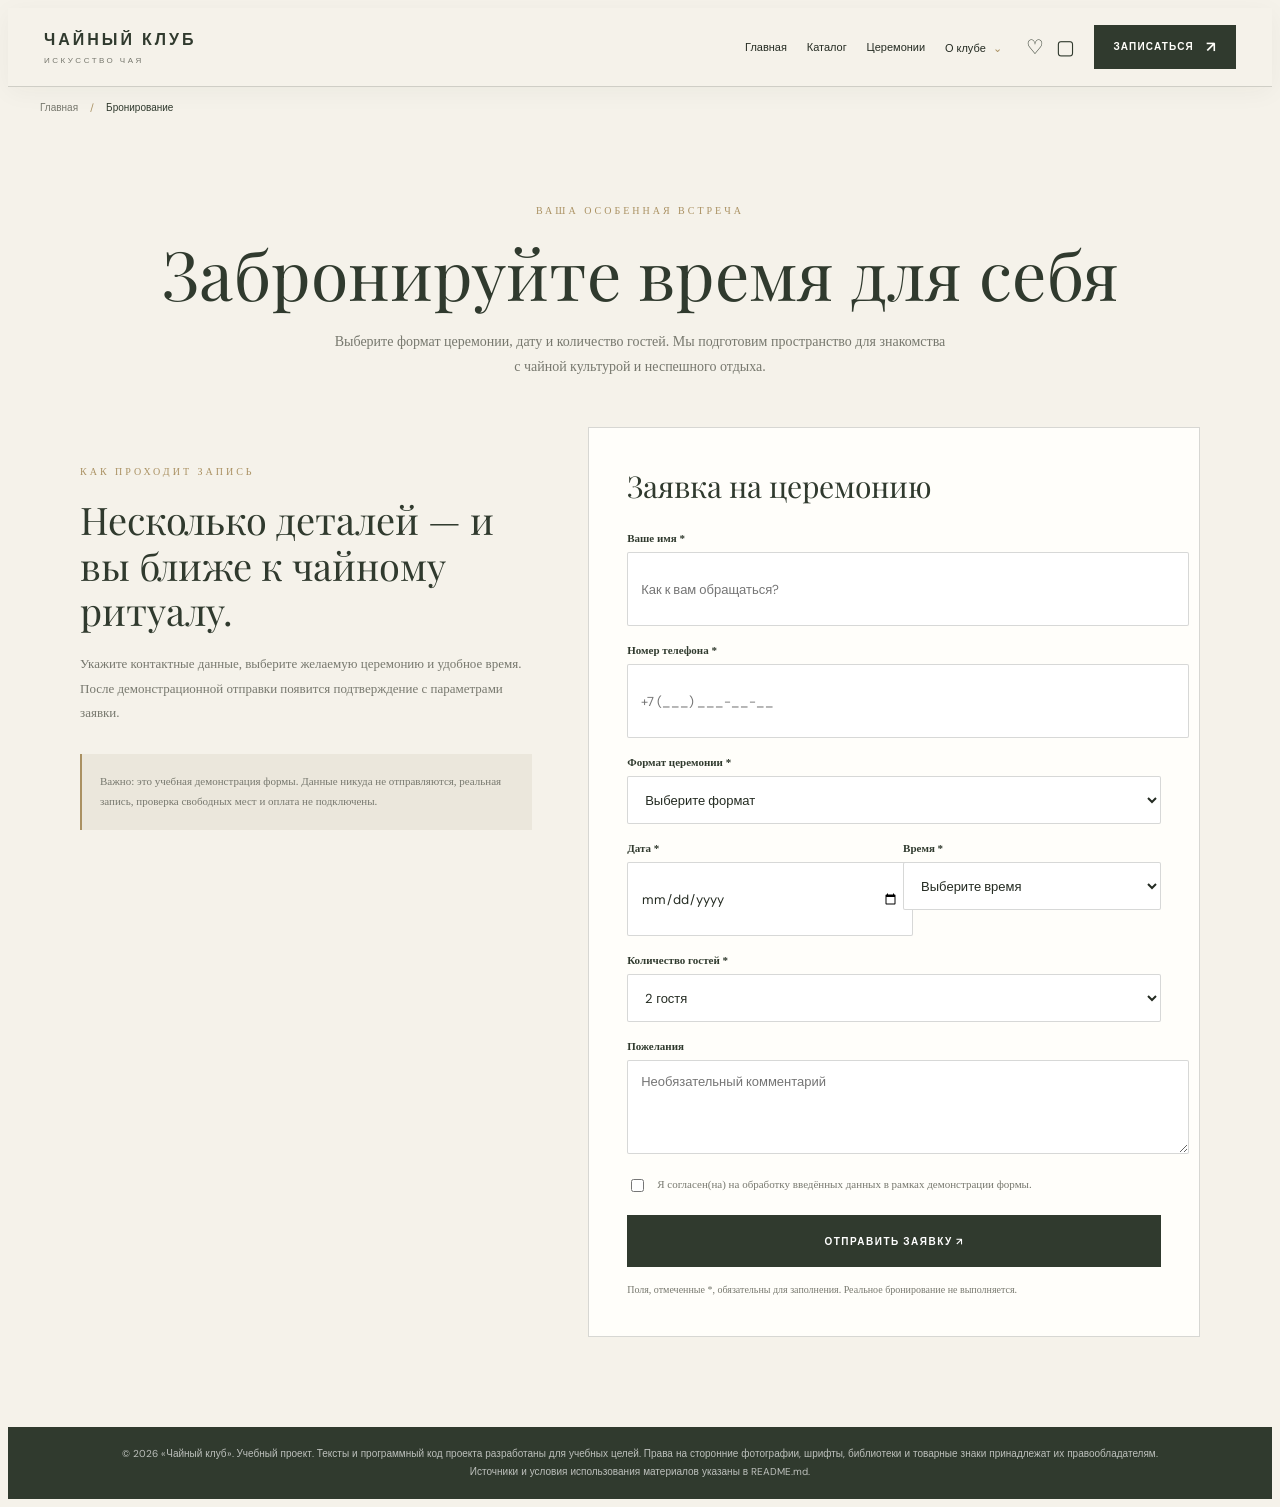
<file: booking.html>
<!DOCTYPE html>
<html lang="ru">
<head>
  <meta charset="UTF-8">
  <meta name="viewport" content="width=device-width, initial-scale=1.0">
  <meta name="description" content="Форма бронирования места на чайной церемонии в Чайном клубе.">
  <title>Бронирование чайной церемонии — Чайный клуб</title>
  <link rel="preconnect" href="https://fonts.googleapis.com">
  <link rel="preconnect" href="https://fonts.gstatic.com" crossorigin>
  <link href="https://fonts.googleapis.com/css2?family=DM+Sans:wght@400;500;600;700&family=Playfair+Display:wght@400;500;600&display=swap" rel="stylesheet">
  <link rel="stylesheet" href="css/site-components.css">
</head>
<body class="booking-page">
  <div data-site-header></div>

  <main>
    <section class="booking-page__hero">
      <span class="booking-page__eyebrow">Ваша особенная встреча</span>
      <h1 class="booking-page__title">Забронируйте время для себя</h1>
      <p class="booking-page__intro">
        Выберите формат церемонии, дату и количество гостей. Мы подготовим
        пространство для знакомства с чайной культурой и неспешного отдыха.
      </p>
    </section>

    <section class="booking-page__layout" aria-labelledby="booking-form-title">
      <aside class="booking-page__info">
        <span class="booking-page__eyebrow">Как проходит запись</span>
        <h2 class="booking-page__info-title">Несколько деталей — и вы ближе к чайному ритуалу.</h2>
        <p class="booking-page__info-text">
          Укажите контактные данные, выберите желаемую церемонию и удобное время.
          После демонстрационной отправки появится подтверждение с параметрами заявки.
        </p>
        <div class="booking-page__notice">
          Важно: это учебная демонстрация формы. Данные никуда не отправляются,
          реальная запись, проверка свободных мест и оплата не подключены.
        </div>
      </aside>

      <form class="booking-form" id="bookingForm">
        <h2 class="booking-form__title" id="booking-form-title">Заявка на церемонию</h2>

        <div class="booking-form__field">
          <label class="booking-form__label" for="guestName">Ваше имя *</label>
          <input class="booking-form__control" id="guestName" name="name" type="text"
                 placeholder="Как к вам обращаться?" minlength="2" maxlength="50" required>
        </div>

        <div class="booking-form__field">
          <label class="booking-form__label" for="guestPhone">Номер телефона *</label>
          <input class="booking-form__control" id="guestPhone" name="phone" type="tel"
                 placeholder="+7 (___) ___-__-__" pattern="[+0-9()\s-]{7,20}"
                 title="Введите номер телефона, используя цифры и символы +, -, ( )" required>
        </div>

        <div class="booking-form__field">
          <label class="booking-form__label" for="format">Формат церемонии *</label>
          <select class="booking-form__control" id="format" name="format" required>
            <option value="">Выберите формат</option>
            <option value="Китайская церемония">Китайская церемония — 1 800 ₽ / гость</option>
            <option value="Японская церемония">Японская церемония — 2 200 ₽ / гость</option>
            <option value="Чайная дегустация">Чайная дегустация — 1 500 ₽ / гость</option>
          </select>
        </div>

        <div class="booking-form__grid">
          <div class="booking-form__field">
            <label class="booking-form__label" for="bookingDate">Дата *</label>
            <input class="booking-form__control" id="bookingDate" name="date" type="date" required>
          </div>
          <div class="booking-form__field">
            <label class="booking-form__label" for="bookingTime">Время *</label>
            <select class="booking-form__control" id="bookingTime" name="time" required>
              <option value="">Выберите время</option>
              <option>11:00</option><option>13:00</option><option>15:00</option>
              <option>17:00</option><option>19:00</option>
            </select>
          </div>
        </div>

        <div class="booking-form__field">
          <label class="booking-form__label" for="guestCount">Количество гостей *</label>
          <select class="booking-form__control" id="guestCount" name="guests" required>
            <option value="1">1 гость</option><option value="2" selected>2 гостя</option>
            <option value="3">3 гостя</option><option value="4">4 гостя</option>
            <option value="5">5 гостей</option><option value="6">6 гостей</option>
          </select>
        </div>

        <div class="booking-form__field">
          <label class="booking-form__label" for="bookingComment">Пожелания</label>
          <textarea class="booking-form__control" id="bookingComment" name="comment"
                    rows="4" maxlength="500" placeholder="Необязательный комментарий"></textarea>
        </div>

        <label class="booking-form__consent">
          <input type="checkbox" id="bookingConsent" required>
          <span>Я согласен(на) на обработку введённых данных в рамках демонстрации формы.</span>
        </label>

        <button class="booking-form__submit" type="submit">Отправить заявку ↗</button>
        <p class="booking-form__hint">Поля, отмеченные *, обязательны для заполнения. Реальное бронирование не выполняется.</p>
      </form>
    </section>
  </main>

  <dialog class="booking-dialog" id="bookingDialog" aria-labelledby="bookingDialogTitle">
    <p class="booking-page__eyebrow">Демонстрация формы</p>
    <h2 class="booking-dialog__title" id="bookingDialogTitle">Заявка сформирована</h2>
    <p class="booking-dialog__text" id="bookingDialogMessage"></p>
    <button class="booking-dialog__close" id="bookingDialogClose" type="button">Понятно</button>
  </dialog>

  <div data-site-credits></div>

  <script>
    const bookingForm = document.getElementById("bookingForm");
    const bookingDate = document.getElementById("bookingDate");
    const bookingDialog = document.getElementById("bookingDialog");
    const bookingDialogMessage = document.getElementById("bookingDialogMessage");

    const now = new Date();
    const localDate = new Date(now.getTime() - now.getTimezoneOffset() * 60000)
      .toISOString().slice(0, 10);
    bookingDate.min = localDate;

    const queryFormat = new URLSearchParams(window.location.search).get("format");
    if (queryFormat) {
      const matchingOption = Array.from(document.getElementById("format").options)
        .find(option => option.value === queryFormat);
      if (matchingOption) matchingOption.selected = true;
    }

    bookingForm.addEventListener("submit", function(event) {
      event.preventDefault();
      if (!bookingForm.reportValidity()) return;

      const formData = new FormData(bookingForm);
      const date = new Date(formData.get("date") + "T12:00:00")
        .toLocaleDateString("ru-RU");
      bookingDialogMessage.textContent =
        formData.get("name") + ", ваша демонстрационная заявка: " +
        formData.get("format") + ", " + date + ", " +
        formData.get("time") + ", гостей: " + formData.get("guests") +
        ". Данные не отправлены в реальную систему бронирования.";

      bookingDialog.showModal();
      bookingForm.reset();
      bookingDate.min = localDate;
    });

    document.getElementById("bookingDialogClose").addEventListener("click", function() {
      bookingDialog.close();
    });
  </script>
  <script src="js/components.js"></script>
</body>
</html>
</file>
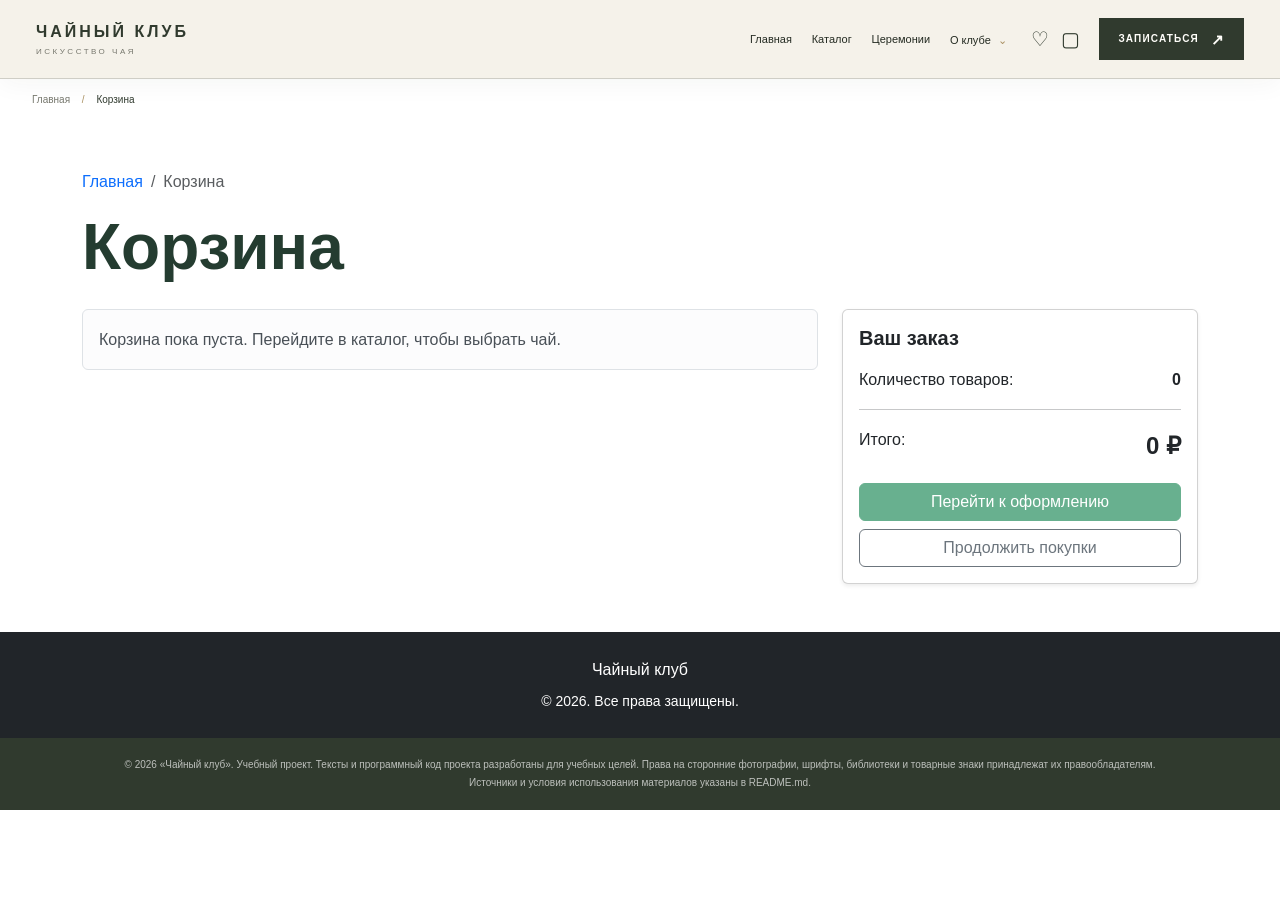
<file: cart.html>
<!DOCTYPE html>
<html lang="ru">
<head>
    <meta charset="UTF-8">
    <meta name="viewport" content="width=device-width, initial-scale=1.0">
    <title>Корзина — Чайный клуб</title>
  <meta name="description" content="Корзина Чайного клуба: просмотр выбранных товаров и итоговой суммы.">

    <link href="https://cdn.jsdelivr.net/npm/bootstrap@5.3.3/dist/css/bootstrap.min.css" rel="stylesheet">
    <link rel="stylesheet" href="css/custom.css">
    <link rel="stylesheet" href="css/site-components.css">
</head>
<body>
<div data-site-header></div>




<main class="container my-5">
    <nav aria-label="breadcrumb">
        <ol class="breadcrumb">
            <li class="breadcrumb-item"><a href="index.html">Главная</a></li>
            <li class="breadcrumb-item active" aria-current="page">Корзина</li>
        </ol>
    </nav>

    <h1 class="fw-bold mb-4">Корзина</h1>

    <div class="row g-4">
        <div class="col-12 col-lg-8">
            <div id="cartItems">
                <div class="alert alert-light border">
                    Корзина пока пуста. Перейдите в каталог, чтобы выбрать чай.
                </div>
            </div>
        </div>

        <div class="col-12 col-lg-4">
            <div class="card shadow-sm">
                <div class="card-body">
                    <h2 class="h5 fw-bold">Ваш заказ</h2>

                    <div class="d-flex justify-content-between my-3">
                        <span>Количество товаров:</span>
                        <strong id="cartCount">0</strong>
                    </div>

                    <hr>

                    <div class="d-flex justify-content-between mb-3">
                        <span>Итого:</span>
                        <strong class="fs-4" id="cartTotal">0 ₽</strong>
                    </div>

                    <a href="order.html" class="btn btn-success w-100 mb-2" id="checkoutButton">
                        Перейти к оформлению
                    </a>

                    <a href="catalog.html" class="btn btn-outline-secondary w-100">
                        Продолжить покупки
                    </a>
                </div>
            </div>
        </div>
    </div>
</main>

<footer class="bg-dark text-white py-4 mt-5">
    <div class="container text-center">
        <p class="mb-1">Чайный клуб</p>
        <small>© 2026. Все права защищены.</small>
    </div>
</footer>

<script>
    const CART_KEY = "teaCart";

    function getCart() {
        return JSON.parse(localStorage.getItem(CART_KEY)) || [];
    }

    function saveCart(cart) {
        localStorage.setItem(CART_KEY, JSON.stringify(cart));
    }

    function renderCart() {
        const cart = getCart();
        const cartItems = document.getElementById("cartItems");
        const cartCount = document.getElementById("cartCount");
        const cartTotal = document.getElementById("cartTotal");
        const checkoutButton = document.getElementById("checkoutButton");

        if (cart.length === 0) {
            cartItems.innerHTML = `
                <div class="alert alert-light border">
                    Корзина пока пуста. Перейдите в каталог, чтобы выбрать чай.
                </div>`;
        } else {
            cartItems.innerHTML = cart.map((item, index) => `
                <div class="card mb-3 shadow-sm">
                    <div class="card-body">
                        <div class="row align-items-center g-3">
                            <div class="col-4 col-md-3">
                                <img src="${item.image}" alt="${item.name}"
                                    class="img-fluid rounded"
                                    style="height: 100px; width: 100%; object-fit: cover;">
                            </div>

                            <div class="col-8 col-md-9">
                                <div class="d-flex justify-content-between flex-wrap gap-2">
                                    <h2 class="h6 fw-bold">${item.name}</h2>
                                    <strong>${item.price * item.quantity} ₽</strong>
                                </div>

                                <p class="text-secondary mb-2">${item.price} ₽ за упаковку</p>

                                <div class="d-flex align-items-center gap-2">
                                    <button class="btn btn-outline-secondary btn-sm"
                                        onclick="changeQuantity(${index}, -1)">−</button>

                                    <span>${item.quantity}</span>

                                    <button class="btn btn-outline-secondary btn-sm"
                                        onclick="changeQuantity(${index}, 1)">+</button>

                                    <button class="btn btn-outline-danger btn-sm ms-auto"
                                        onclick="removeItem(${index})">Удалить</button>
                                </div>
                            </div>
                        </div>
                    </div>
                </div>
            `).join("");
        }

        const count = cart.reduce((sum, item) => sum + item.quantity, 0);
        const total = cart.reduce((sum, item) => sum + item.price * item.quantity, 0);

        cartCount.textContent = count;
        cartTotal.textContent = total.toLocaleString("ru-RU") + " ₽";
        checkoutButton.classList.toggle("disabled", cart.length === 0);
        checkoutButton.setAttribute("aria-disabled", cart.length === 0);
    }

    function changeQuantity(index, change) {
        const cart = getCart();
        cart[index].quantity += change;

        if (cart[index].quantity <= 0) {
            cart.splice(index, 1);
        }

        saveCart(cart);
        renderCart();
    }

    function removeItem(index) {
        const cart = getCart();
        cart.splice(index, 1);
        saveCart(cart);
        renderCart();
    }

    renderCart();
</script>

<script src="https://cdn.jsdelivr.net/npm/bootstrap@5.3.3/dist/js/bootstrap.bundle.min.js"></script>
<div data-site-credits></div>
<script src="js/components.js"></script>
</body>

</html>
</file>
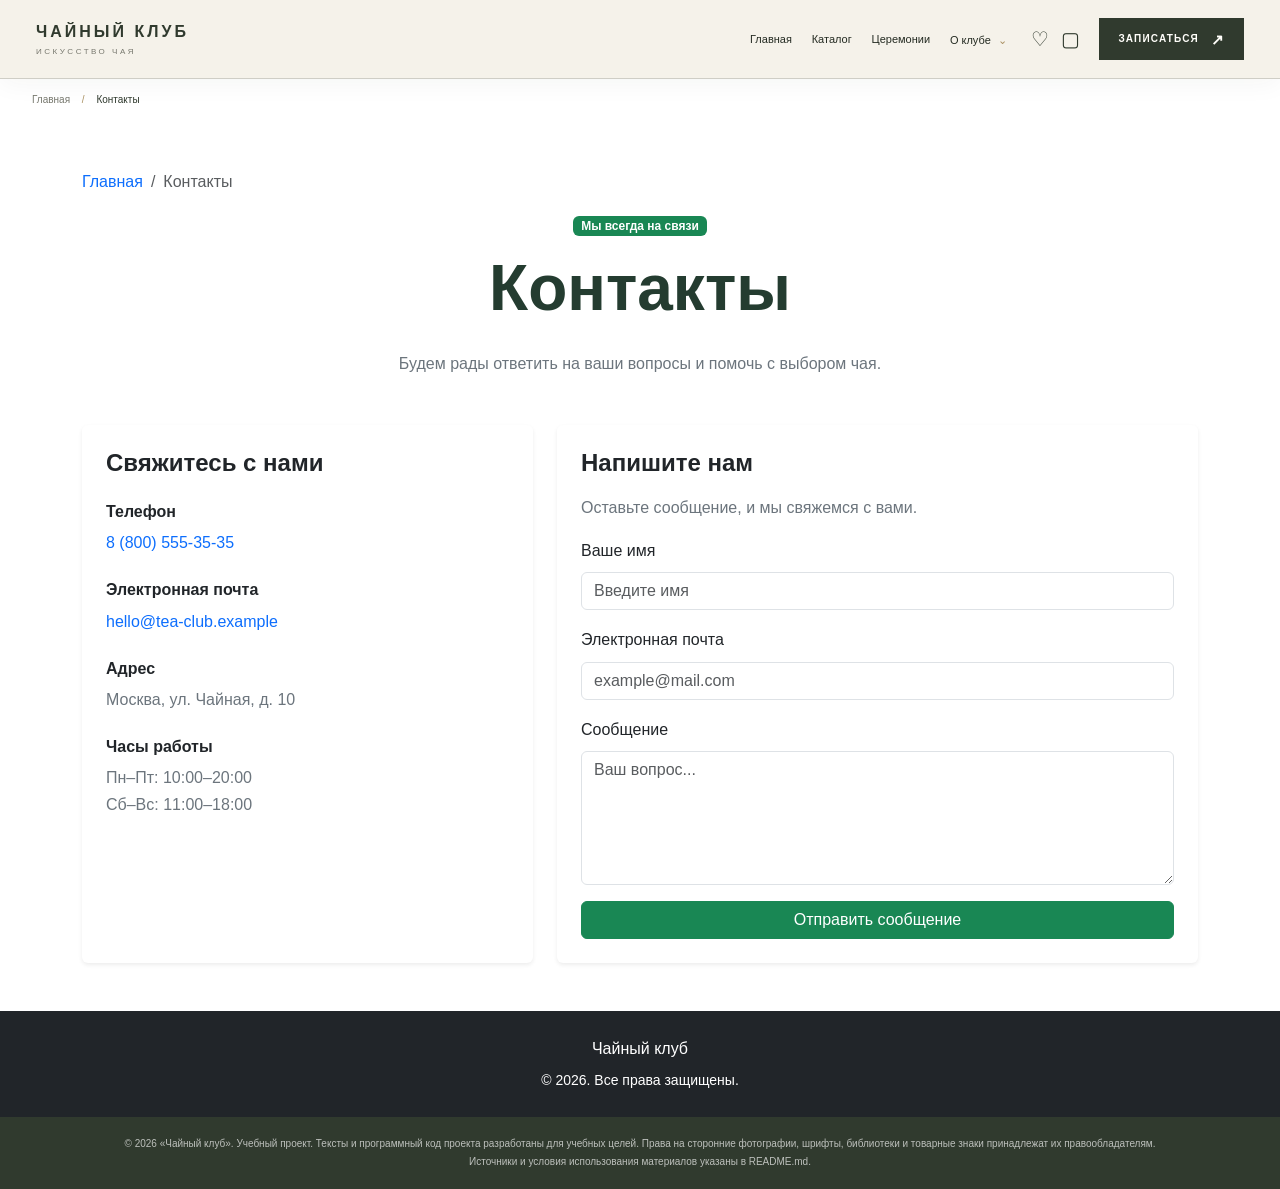
<file: contacts.html>
<!DOCTYPE html>
<html lang="ru">
<head>
    <meta charset="UTF-8">
    <meta name="viewport" content="width=device-width, initial-scale=1.0">
    <title>Контакты — Чайный клуб</title>
  <meta name="description" content="Контактная информация и демонстрационная форма обратной связи Чайного клуба.">

    <link href="https://cdn.jsdelivr.net/npm/bootstrap@5.3.3/dist/css/bootstrap.min.css" rel="stylesheet">
    <link rel="stylesheet" href="css/custom.css">
    <link rel="stylesheet" href="css/site-components.css">
</head>
<body>
<div data-site-header></div>




<main class="container my-5">
    <nav aria-label="breadcrumb">
        <ol class="breadcrumb">
            <li class="breadcrumb-item"><a href="index.html">Главная</a></li>
            <li class="breadcrumb-item active" aria-current="page">Контакты</li>
        </ol>
    </nav>

    <div class="text-center mb-5">
        <span class="badge bg-success mb-3">Мы всегда на связи</span>
        <h1 class="fw-bold">Контакты</h1>
        <p class="text-secondary">
            Будем рады ответить на ваши вопросы и помочь с выбором чая.
        </p>
    </div>

    <div class="row g-4">
        <div class="col-12 col-lg-5">
            <div class="card border-0 shadow-sm h-100">
                <div class="card-body p-4">
                    <h2 class="h4 fw-bold mb-4">Свяжитесь с нами</h2>

                    <div class="mb-4">
                        <h3 class="h6 fw-bold">Телефон</h3>
                        <a href="tel:+78005553535" class="text-decoration-none">
                            8 (800) 555-35-35
                        </a>
                    </div>

                    <div class="mb-4">
                        <h3 class="h6 fw-bold">Электронная почта</h3>
                        <a href="mailto:hello@tea-club.example" class="text-decoration-none">
                            hello@tea-club.example
                        </a>
                    </div>

                    <div class="mb-4">
                        <h3 class="h6 fw-bold">Адрес</h3>
                        <p class="text-secondary mb-0">
                            Москва, ул. Чайная, д. 10
                        </p>
                    </div>

                    <div>
                        <h3 class="h6 fw-bold">Часы работы</h3>
                        <p class="text-secondary mb-0">
                            Пн–Пт: 10:00–20:00<br>
                            Сб–Вс: 11:00–18:00
                        </p>
                    </div>
                </div>
            </div>
        </div>

        <div class="col-12 col-lg-7">
            <div class="card border-0 shadow-sm h-100">
                <div class="card-body p-4">
                    <h2 class="h4 fw-bold mb-3">Напишите нам</h2>
                    <p class="text-secondary">
                        Оставьте сообщение, и мы свяжемся с вами.
                    </p>

                    <form id="contactForm">
                        <div class="mb-3">
                            <label for="contactName" class="form-label">Ваше имя</label>
                            <input type="text" class="form-control" id="contactName"
                                placeholder="Введите имя" required>
                        </div>

                        <div class="mb-3">
                            <label for="contactEmail" class="form-label">Электронная почта</label>
                            <input type="email" class="form-control" id="contactEmail"
                                placeholder="example@mail.com" required>
                        </div>

                        <div class="mb-3">
                            <label for="contactMessage" class="form-label">Сообщение</label>
                            <textarea class="form-control" id="contactMessage"
                                rows="5" placeholder="Ваш вопрос..." required></textarea>
                        </div>

                        <button type="submit" class="btn btn-success w-100">
                            Отправить сообщение
                        </button>
                    </form>

                    <div id="contactSuccess" class="alert alert-success mt-3 d-none" role="alert">
                        Сообщение подготовлено. Это демонстрационная форма, данные не отправляются на сервер.
                    </div>
                </div>
            </div>
        </div>
    </div>
</main>

<footer class="bg-dark text-white py-4 mt-5">
    <div class="container text-center">
        <p class="mb-1">Чайный клуб</p>
        <small>© 2026. Все права защищены.</small>
    </div>
</footer>

<script>
    document.getElementById("contactForm").addEventListener("submit", function(event) {
        event.preventDefault();

        document.getElementById("contactSuccess").classList.remove("d-none");
        this.reset();
    });
</script>

<script src="https://cdn.jsdelivr.net/npm/bootstrap@5.3.3/dist/js/bootstrap.bundle.min.js"></script>
<div data-site-credits></div>
<script src="js/components.js"></script>
</body>

</html>
</file>
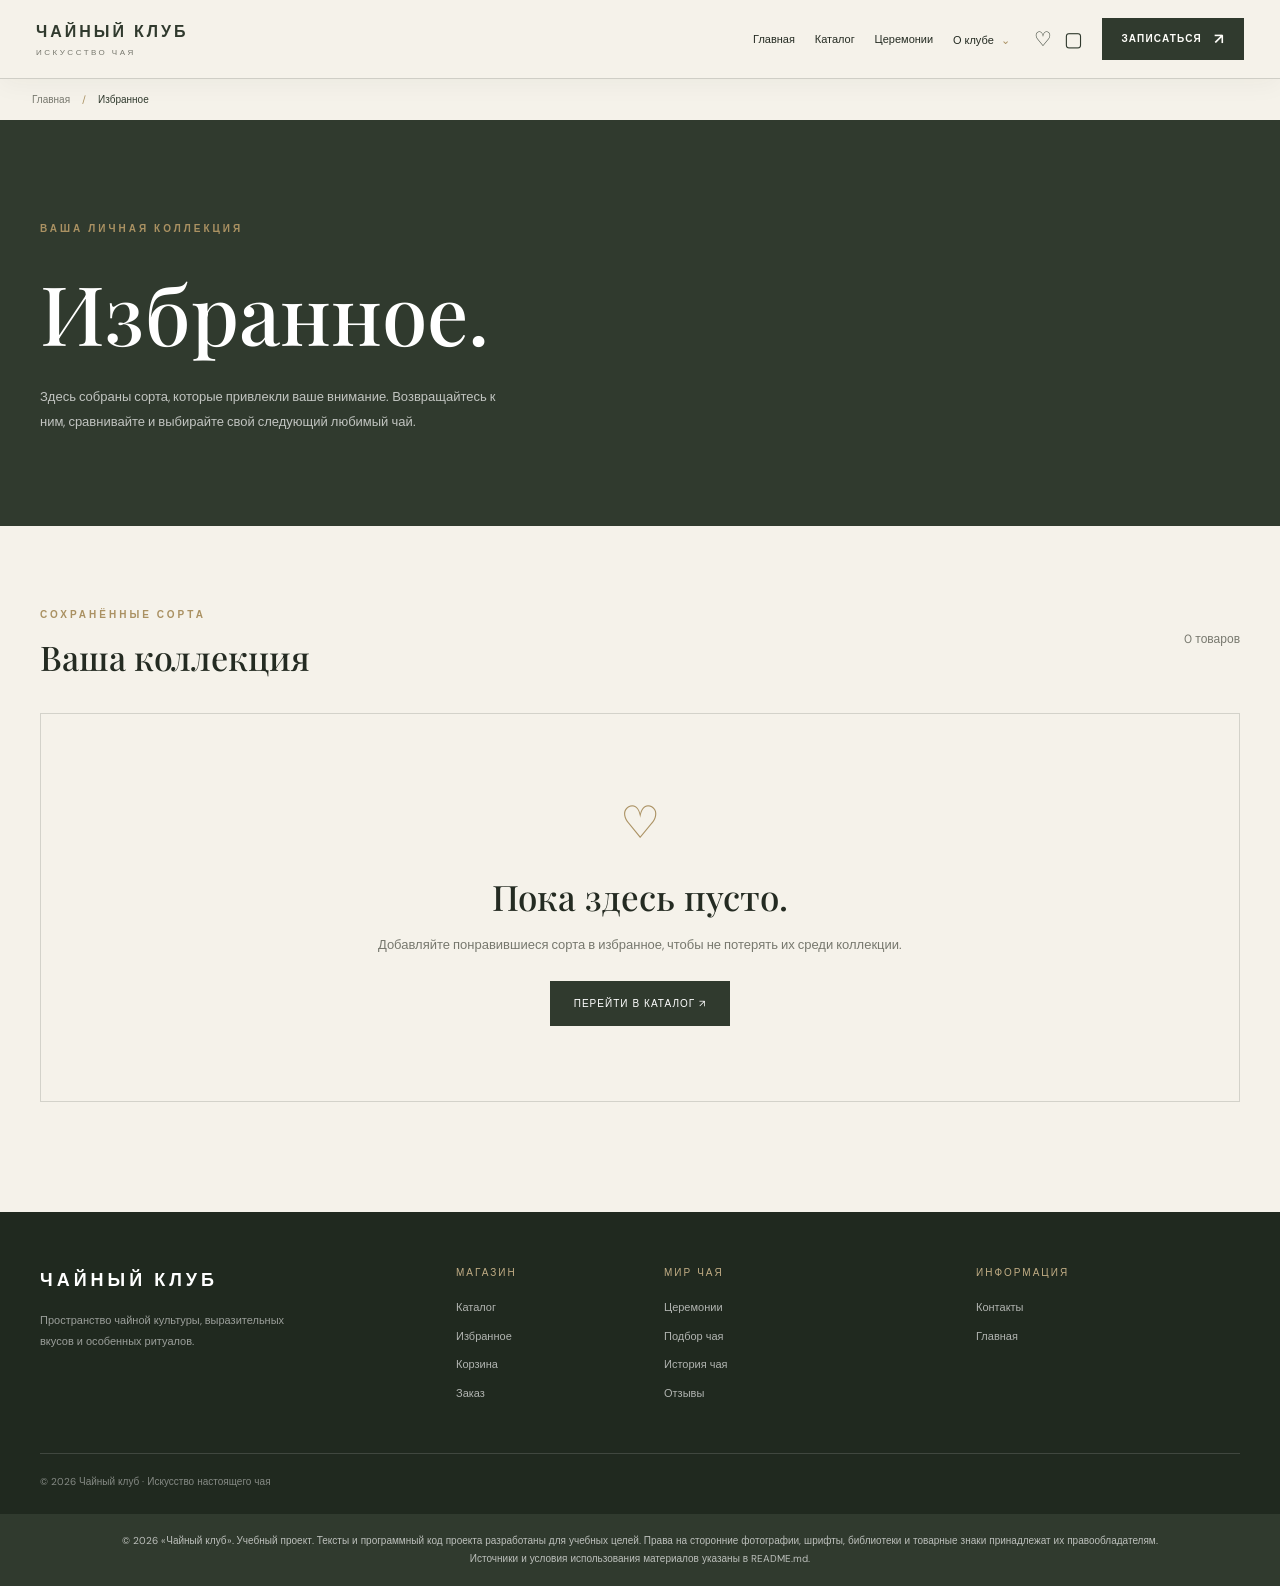
<file: favorites.html>
<!DOCTYPE html>
<html lang="ru">
<head>
<meta charset="UTF-8">
<meta name="viewport" content="width=device-width, initial-scale=1.0">
<title>Избранное — Чайный клуб</title>
  <meta name="description" content="Избранные сорта чая в интернет-магазине Чайный клуб.">

<link rel="preconnect" href="https://fonts.googleapis.com">
<link rel="preconnect" href="https://fonts.gstatic.com" crossorigin>
<link href="https://fonts.googleapis.com/css2?family=DM+Sans:wght@400;500;600;700&family=Playfair+Display:wght@400;500;600&display=swap" rel="stylesheet">
<link href="https://cdn.jsdelivr.net/npm/bootstrap@5.3.3/dist/css/bootstrap.min.css" rel="stylesheet">

<style>
:root {
    --ink:#242b22;
    --dark:#303a2e;
    --cream:#f5f2ea;
    --paper:#ebe7dc;
    --muted:#77786e;
    --gold:#aa9162;
    --line:rgba(36,43,34,.16);
}

* { box-sizing:border-box; }

body {
    margin:0;
    background:var(--cream);
    color:var(--ink);
    font-family:"DM Sans",sans-serif;
}

a { color:inherit; text-decoration:none; }

.container-premium {
    width:min(1320px,calc(100% - 80px));
    margin:auto;
}

.serif { font-family:"Playfair Display",Georgia,serif; }

.eyebrow {
    color:var(--gold);
    font-size:10px;
    letter-spacing:3px;
    text-transform:uppercase;
    font-weight:700;
}

/* NAVIGATION */

.navbar-premium {
    background:var(--cream);
    border-bottom:1px solid var(--line);
}

.nav-inner {
    min-height:82px;
    display:flex;
    align-items:center;
    justify-content:space-between;
    gap:25px;
}

.brand {
    font-size:18px;
    font-weight:700;
    letter-spacing:4px;
}

.brand small {
    display:block;
    font-size:8px;
    letter-spacing:3px;
    color:var(--muted);
    margin-top:4px;
}

.nav-links {
    display:flex;
    gap:20px;
    font-size:11px;
}

.nav-links a:hover { color:var(--gold); }

.menu-button {
    display:none;
    border:1px solid var(--line);
    background:none;
    padding:9px 13px;
    font-size:11px;
}

/* HEADER */

.page-header {
    padding:95px 0 75px;
    background:var(--dark);
    color:white;
}

.page-header h1 {
    font-size:clamp(50px,7vw,82px);
    margin:24px 0;
}

.page-header p {
    max-width:470px;
    color:rgba(255,255,255,.7);
    font-size:13px;
    line-height:1.9;
}

/* FAVORITES */

.favorites-section {
    padding:75px 0 110px;
}

.favorites-heading {
    display:flex;
    justify-content:space-between;
    align-items:center;
    gap:20px;
    margin-bottom:35px;
}

.favorites-heading h2 {
    font-size:34px;
    margin:12px 0 0;
}

.count {
    color:var(--muted);
    font-size:12px;
}

.favorites-grid {
    display:grid;
    grid-template-columns:repeat(3,1fr);
    gap:35px 24px;
}

.product-card { min-width:0; }

.product-image {
    position:relative;
    overflow:hidden;
    background:var(--paper);
}

.product-image img {
    width:100%;
    height:350px;
    object-fit:cover;
    transition:transform .5s;
}

.product-card:hover img {
    transform:scale(1.045);
}

.remove-button {
    position:absolute;
    top:14px;
    right:14px;
    width:38px;
    height:38px;
    border:0;
    border-radius:50%;
    background:var(--cream);
    color:#a34b43;
    font-size:20px;
    cursor:pointer;
}

.product-info { padding:20px 0; }

.product-top {
    display:flex;
    justify-content:space-between;
    gap:12px;
}

.product-info h3 {
    font-family:"Playfair Display",Georgia,serif;
    font-size:22px;
    font-weight:500;
    margin:0 0 8px;
}

.product-origin {
    color:var(--muted);
    font-size:10px;
    letter-spacing:1px;
    text-transform:uppercase;
}

.product-price {
    font-size:14px;
    font-weight:700;
    white-space:nowrap;
}

.product-description {
    margin:14px 0;
    font-size:12px;
    line-height:1.8;
    color:var(--muted);
}

.product-actions {
    display:flex;
    gap:9px;
}

.product-actions button,
.product-actions a {
    flex:1;
    text-align:center;
    padding:12px 10px;
    font-size:10px;
    letter-spacing:1px;
    text-transform:uppercase;
    cursor:pointer;
}

.details-button {
    border:1px solid var(--line);
    background:transparent;
}

.add-button {
    border:1px solid var(--dark);
    background:var(--dark);
    color:white;
}

.add-button:hover {
    background:var(--gold);
    border-color:var(--gold);
}

/* EMPTY STATE */

.empty-state {
    display:none;
    text-align:center;
    padding:75px 20px;
    border:1px solid var(--line);
}

.empty-heart {
    font-size:45px;
    color:var(--gold);
    margin-bottom:20px;
}

.empty-state h2 {
    font-size:35px;
    margin-bottom:15px;
}

.empty-state p {
    color:var(--muted);
    font-size:13px;
    line-height:1.8;
    margin-bottom:25px;
}

.shop-button {
    display:inline-block;
    padding:15px 24px;
    background:var(--dark);
    color:white;
    font-size:10px;
    letter-spacing:1px;
    text-transform:uppercase;
}

.shop-button:hover {
    background:var(--gold);
    color:white;
}

/* FOOTER */

.footer {
    background:#20291f;
    color:white;
    padding:55px 0 25px;
}

.footer-title {
    font-size:18px;
    letter-spacing:4px;
    font-weight:700;
}

.footer p {
    color:rgba(255,255,255,.55);
    font-size:11px;
    line-height:1.9;
    max-width:280px;
}

.footer h4 {
    color:#c1ad85;
    font-size:10px;
    letter-spacing:2px;
    text-transform:uppercase;
    margin-bottom:20px;
}

.footer a {
    display:block;
    color:rgba(255,255,255,.65);
    font-size:11px;
    margin-bottom:12px;
}

.footer a:hover { color:white; }

.footer-bottom {
    border-top:1px solid rgba(255,255,255,.14);
    margin-top:40px;
    padding-top:20px;
    color:rgba(255,255,255,.45);
    font-size:10px;
}

@media(max-width:900px) {
    .nav-inner { flex-wrap:wrap; padding:17px 0; }
    .menu-button { display:block; }
    .nav-links {
        display:none;
        width:100%;
        flex-direction:column;
        gap:0;
        padding:10px 0;
    }
    .nav-links.open { display:flex; }
    .nav-links a { padding:9px 0; }
    .favorites-grid { grid-template-columns:repeat(2,1fr); }
}

@media(max-width:580px) {
    .container-premium { width:calc(100% - 36px); }
    .favorites-grid { grid-template-columns:1fr; }
    .product-image img { height:320px; }
    .page-header { padding:65px 0 50px; }
    .favorites-heading { align-items:flex-start; flex-direction:column; }
}
</style>
    <link rel="stylesheet" href="css/site-components.css">
</head>

<body>
<div data-site-header></div>





<header class="page-header">
    <div class="container-premium">

        <span class="eyebrow">Ваша личная коллекция</span>

        <h1 class="serif">Избранное.</h1>

        <p>
            Здесь собраны сорта, которые привлекли ваше внимание.
            Возвращайтесь к ним, сравнивайте и выбирайте
            свой следующий любимый чай.
        </p>

    </div>
</header>


<main class="favorites-section">
    <div class="container-premium">

        <div class="favorites-heading">
            <div>
                <span class="eyebrow">Сохранённые сорта</span>
                <h2 class="serif">Ваша коллекция</h2>
            </div>

            <span class="count" id="favoritesCount">0 товаров</span>
        </div>


        <div class="favorites-grid" id="favoritesGrid"></div>


        <div class="empty-state" id="emptyState">
            <div class="empty-heart">♡</div>

            <h2 class="serif">Пока здесь пусто.</h2>

            <p>
                Добавляйте понравившиеся сорта в избранное,
                чтобы не потерять их среди коллекции.
            </p>

            <a href="catalog.html" class="shop-button">
                Перейти в каталог ↗
            </a>
        </div>

    </div>
</main>


<footer class="footer">
    <div class="container-premium">

        <div class="row g-5">

            <div class="col-lg-4">
                <div class="footer-title">ЧАЙНЫЙ КЛУБ</div>
                <p class="mt-3">
                    Пространство чайной культуры,
                    выразительных вкусов и особенных ритуалов.
                </p>
            </div>

            <div class="col-6 col-lg-2">
                <h4>Магазин</h4>
                <a href="catalog.html">Каталог</a>
                <a href="favorites.html">Избранное</a>
                <a href="cart.html">Корзина</a>
                <a href="order.html">Заказ</a>
            </div>

            <div class="col-6 col-lg-3">
                <h4>Мир чая</h4>
                <a href="ceremony.html">Церемонии</a>
                <a href="tea-guide.html">Подбор чая</a>
                <a href="tea-history.html">История чая</a>
                <a href="reviews.html">Отзывы</a>
            </div>

            <div class="col-lg-3">
                <h4>Информация</h4>
                <a href="contacts.html">Контакты</a>
                <a href="index.html">Главная</a>
            </div>

        </div>

        <div class="footer-bottom">
            © 2026 Чайный клуб · Искусство настоящего чая
        </div>

    </div>
</footer>


<script>


const products = {
    "Зелёный чай Сенча": {
        price:450,
        category:"Япония · Зелёный чай",
        description:"Свежий травяной вкус, лёгкая терпкость и тонкий аромат зелёного листа.",
        image:"https://images.unsplash.com/photo-1763617702099-d956f3fd8324?w=900",
        cartImage:"https://images.unsplash.com/photo-1763617702099-d956f3fd8324?w=700"
    },

    "Чёрный чай Ассам": {
        price:520,
        category:"Индия · Чёрный чай",
        description:"Глубокий вкус с выразительным ароматом и приятной природной терпкостью.",
        image:"https://images.unsplash.com/photo-1759523710626-199a2da96085?w=900",
        cartImage:"https://images.unsplash.com/photo-1759523710626-199a2da96085?w=700"
    },

    "Травяной сбор": {
        price:390,
        category:"Травяная коллекция",
        description:"Мягкий ароматный напиток с натуральными травяными нотами.",
        image:"https://images.unsplash.com/photo-1648455321715-e8ed86188c0e?w=900",
        cartImage:"https://images.unsplash.com/photo-1648455321715-e8ed86188c0e?w=700"
    }
};


function renderFavorites() {
    const favorites =
        JSON.parse(localStorage.getItem("teaFavorites")) || [];

    const grid = document.getElementById("favoritesGrid");
    const emptyState = document.getElementById("emptyState");
    const count = document.getElementById("favoritesCount");

    grid.innerHTML = "";

    count.textContent =
        favorites.length + (favorites.length === 1 ? " товар" :
        favorites.length >= 2 && favorites.length <= 4 ? " товара" : " товаров");

    if (favorites.length === 0) {
        emptyState.style.display = "block";
        return;
    }

    emptyState.style.display = "none";

    favorites.forEach(name => {
        const product = products[name];

        if (!product) return;

        const card = document.createElement("article");
        card.className = "product-card";

        card.innerHTML = `
            <div class="product-image">
                <img src="${product.image}" alt="${name}">
                <button class="remove-button"
                        aria-label="Удалить из избранного"
                        onclick="removeFavorite('${name}')">♥</button>
            </div>

            <div class="product-info">
                <div class="product-top">
                    <div>
                        <h3>${name}</h3>
                        <div class="product-origin">${product.category}</div>
                    </div>
                    <span class="product-price">${product.price} ₽</span>
                </div>

                <p class="product-description">${product.description}</p>

                <div class="product-actions">
                    <a href="product.html" class="details-button">Подробнее</a>
                    <button class="add-button"
                            onclick="addFavoriteToCart('${name}')">
                        В корзину
                    </button>
                </div>
            </div>
        `;

        grid.appendChild(card);
    });
}


function removeFavorite(name) {
    let favorites =
        JSON.parse(localStorage.getItem("teaFavorites")) || [];

    favorites = favorites.filter(item => item !== name);

    localStorage.setItem("teaFavorites", JSON.stringify(favorites));

    renderFavorites();
}


function addFavoriteToCart(name) {
    const product = products[name];

    if (!product) return;

    let cart = JSON.parse(localStorage.getItem("teaCart")) || [];

    const existingItem = cart.find(item => item.name === name);

    if (existingItem) {
        existingItem.quantity++;
    } else {
        cart.push({
            name:name,
            price:product.price,
            image:product.cartImage,
            quantity:1
        });
    }

    localStorage.setItem("teaCart", JSON.stringify(cart));

    alert("Товар добавлен в корзину!");
}


renderFavorites();
</script>

<div data-site-credits></div>
<script src="js/components.js"></script>
</body>

</html>
</file>
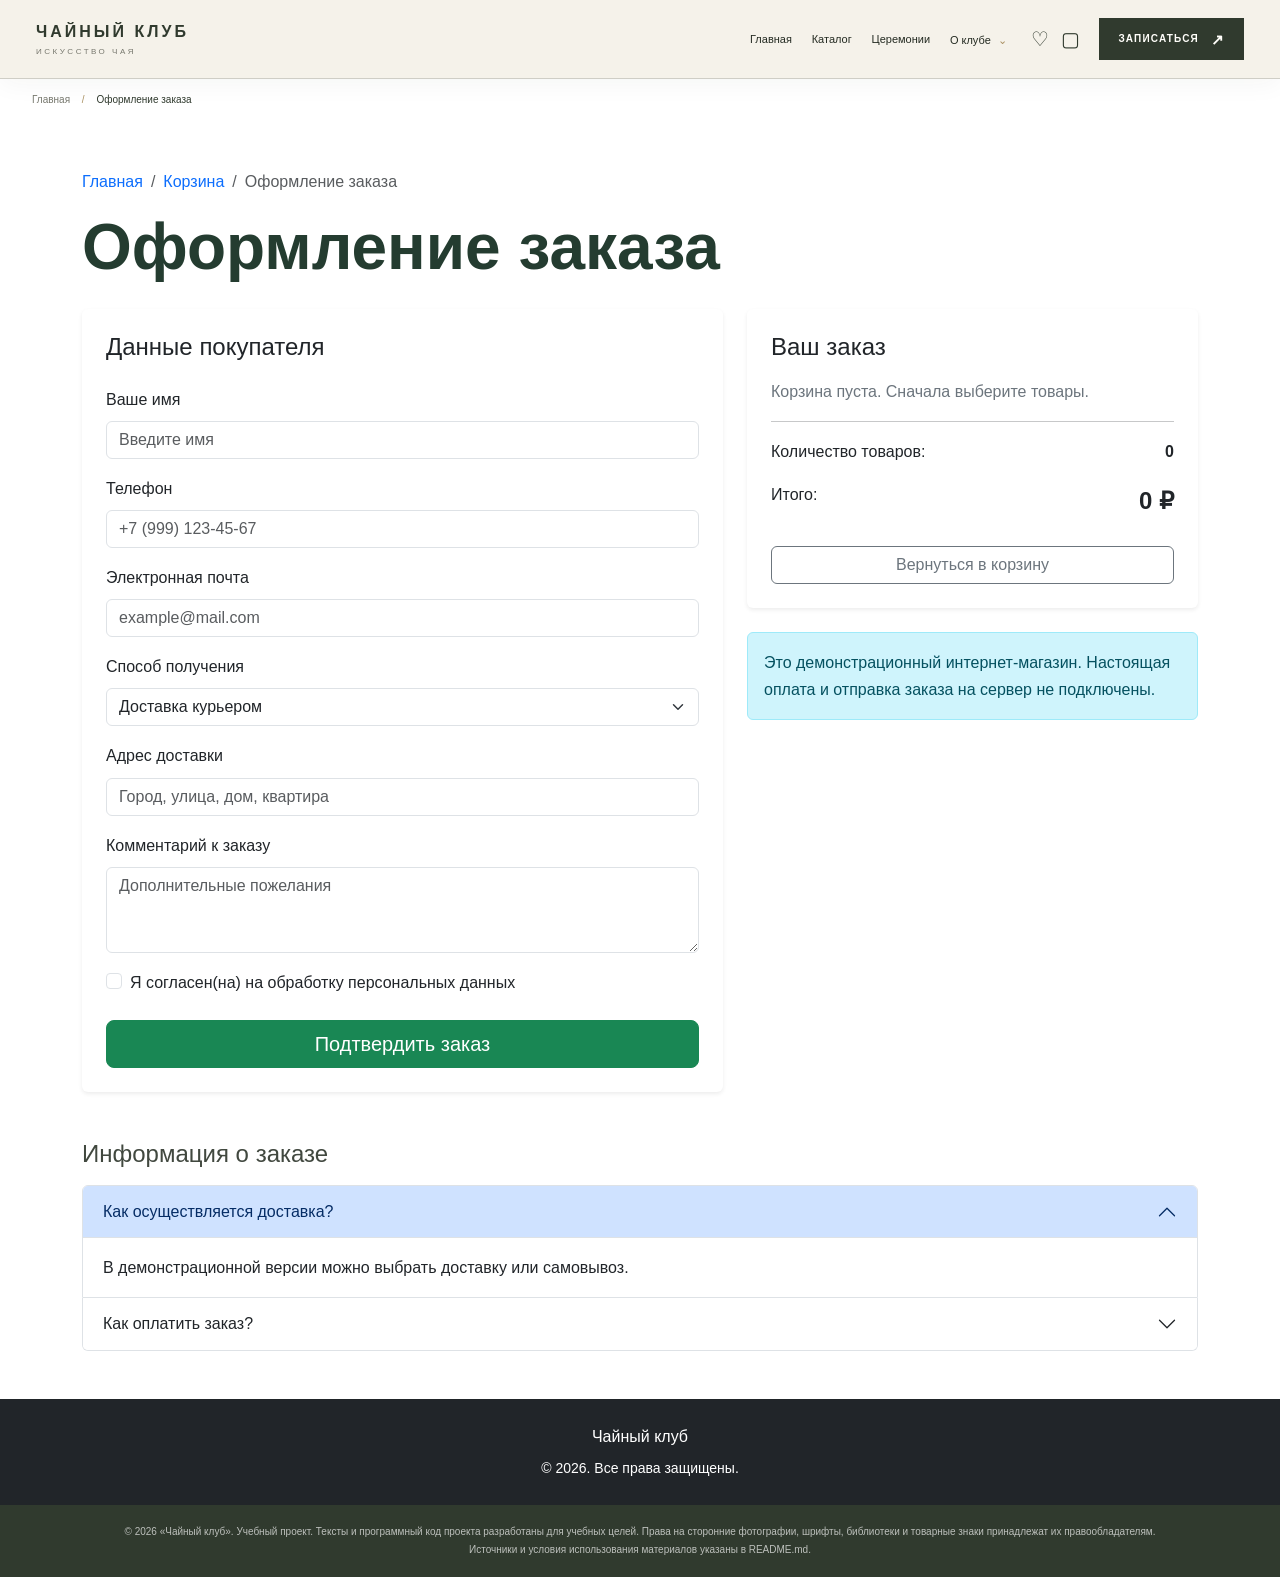
<file: order.html>
<!DOCTYPE html>
<html lang="ru">
<head>
    <meta charset="UTF-8">
    <meta name="viewport" content="width=device-width, initial-scale=1.0">
    <title>Оформление заказа — Чайный клуб</title>
  <meta name="description" content="Оформление демонстрационного заказа в интернет-магазине Чайный клуб.">

    <link href="https://cdn.jsdelivr.net/npm/bootstrap@5.3.3/dist/css/bootstrap.min.css" rel="stylesheet">
    <link rel="stylesheet" href="css/custom.css">
    <link rel="stylesheet" href="css/site-components.css">
</head>
<body>
<div data-site-header></div>




<main class="container my-5">
    <nav aria-label="breadcrumb">
        <ol class="breadcrumb">
            <li class="breadcrumb-item"><a href="index.html">Главная</a></li>
            <li class="breadcrumb-item"><a href="cart.html">Корзина</a></li>
            <li class="breadcrumb-item active" aria-current="page">Оформление заказа</li>
        </ol>
    </nav>

    <h1 class="fw-bold mb-4">Оформление заказа</h1>

    <div class="row g-4">
        <div class="col-12 col-lg-7">
            <div class="card shadow-sm border-0">
                <div class="card-body p-4">
                    <h2 class="h4 mb-4">Данные покупателя</h2>

                    <form id="orderForm">
                        <div class="mb-3">
                            <label for="customerName" class="form-label">Ваше имя</label>
                            <input type="text" class="form-control" id="customerName"
                                name="name" placeholder="Введите имя" required>
                        </div>

                        <div class="mb-3">
                            <label for="customerPhone" class="form-label">Телефон</label>
                            <input type="tel" class="form-control" id="customerPhone"
                                name="phone" placeholder="+7 (999) 123-45-67" required>
                        </div>

                        <div class="mb-3">
                            <label for="customerEmail" class="form-label">Электронная почта</label>
                            <input type="email" class="form-control" id="customerEmail"
                                name="email" placeholder="example@mail.com" required>
                        </div>

                        <div class="mb-3">
                            <label for="deliveryMethod" class="form-label">Способ получения</label>
                            <select class="form-select" id="deliveryMethod" required>
                                <option value="delivery" selected>Доставка курьером</option>
                                <option value="pickup">Самовывоз</option>
                            </select>
                        </div>

                        <div class="mb-3" id="addressBlock">
                            <label for="customerAddress" class="form-label">Адрес доставки</label>
                            <input type="text" class="form-control" id="customerAddress"
                                placeholder="Город, улица, дом, квартира">
                        </div>

                        <div class="mb-3">
                            <label for="orderComment" class="form-label">Комментарий к заказу</label>
                            <textarea class="form-control" id="orderComment" rows="3"
                                placeholder="Дополнительные пожелания"></textarea>
                        </div>

                        <div class="form-check mb-4">
                            <input class="form-check-input" type="checkbox"
                                id="personalData" required>
                            <label class="form-check-label" for="personalData">
                                Я согласен(на) на обработку персональных данных
                            </label>
                        </div>

                        <button type="submit" class="btn btn-success btn-lg w-100">
                            Подтвердить заказ
                        </button>
                    </form>
                </div>
            </div>
        </div>

        <div class="col-12 col-lg-5">
            <div class="card shadow-sm border-0">
                <div class="card-body p-4">
                    <h2 class="h4 mb-3">Ваш заказ</h2>

                    <div id="orderItems"></div>

                    <hr>

                    <div class="d-flex justify-content-between">
                        <span>Количество товаров:</span>
                        <strong id="orderCount">0</strong>
                    </div>

                    <div class="d-flex justify-content-between mt-3">
                        <span>Итого:</span>
                        <strong class="fs-4" id="orderTotal">0 ₽</strong>
                    </div>

                    <a href="cart.html" class="btn btn-outline-secondary w-100 mt-4">
                        Вернуться в корзину
                    </a>
                </div>
            </div>

            <div class="alert alert-info mt-4" role="alert">
                Это демонстрационный интернет-магазин. Настоящая оплата и отправка заказа на сервер не подключены.
            </div>
        </div>
    </div>
</main>

<section class="container mb-5">
    <h2 class="h4 mb-3">Информация о заказе</h2>

    <div class="accordion" id="orderAccordion">
        <div class="accordion-item">
            <h3 class="accordion-header">
                <button class="accordion-button" type="button"
                    data-bs-toggle="collapse" data-bs-target="#deliveryInfo">
                    Как осуществляется доставка?
                </button>
            </h3>
            <div id="deliveryInfo" class="accordion-collapse collapse show"
                data-bs-parent="#orderAccordion">
                <div class="accordion-body">
                    В демонстрационной версии можно выбрать доставку или самовывоз.
                </div>
            </div>
        </div>

        <div class="accordion-item">
            <h3 class="accordion-header">
                <button class="accordion-button collapsed" type="button"
                    data-bs-toggle="collapse" data-bs-target="#paymentInfo">
                    Как оплатить заказ?
                </button>
            </h3>
            <div id="paymentInfo" class="accordion-collapse collapse"
                data-bs-parent="#orderAccordion">
                <div class="accordion-body">
                    Онлайн-оплата пока не подключена. Страница демонстрирует процесс оформления покупки.
                </div>
            </div>
        </div>
    </div>
</section>

<footer class="bg-dark text-white py-4">
    <div class="container text-center">
        <p class="mb-1">Чайный клуб</p>
        <small>© 2026. Все права защищены.</small>
    </div>
</footer>

<div class="modal fade" id="successModal" tabindex="-1"
    aria-labelledby="successModalLabel" aria-hidden="true">
    <div class="modal-dialog modal-dialog-centered">
        <div class="modal-content">
            <div class="modal-header">
                <h2 class="modal-title fs-5" id="successModalLabel">Заказ оформлен!</h2>
                <button type="button" class="btn-close"
                    data-bs-dismiss="modal" aria-label="Закрыть"></button>
            </div>
            <div class="modal-body">
                Спасибо за покупку! Ваш демонстрационный заказ успешно оформлен.
            </div>
            <div class="modal-footer">
                <a href="catalog.html" class="btn btn-success">Вернуться в каталог</a>
            </div>
        </div>
    </div>
</div>

<script>
    const cart = JSON.parse(localStorage.getItem("teaCart")) || [];

    const orderItems = document.getElementById("orderItems");
    const orderCount = document.getElementById("orderCount");
    const orderTotal = document.getElementById("orderTotal");
    const orderForm = document.getElementById("orderForm");
    const deliveryMethod = document.getElementById("deliveryMethod");
    const addressBlock = document.getElementById("addressBlock");
    const customerAddress = document.getElementById("customerAddress");

    const total = cart.reduce(
        (sum, item) => sum + item.price * item.quantity, 0
    );

    const count = cart.reduce(
        (sum, item) => sum + item.quantity, 0
    );

    orderItems.innerHTML = cart.length
        ? cart.map(item => `
            <div class="d-flex justify-content-between gap-2 mb-2">
                <span>${item.name} × ${item.quantity}</span>
                <strong>${(item.price * item.quantity).toLocaleString("ru-RU")} ₽</strong>
            </div>
        `).join("")
        : '<p class="text-secondary">Корзина пуста. Сначала выберите товары.</p>';

    orderCount.textContent = count;
    orderTotal.textContent = total.toLocaleString("ru-RU") + " ₽";

    function updateDelivery() {
        const isDelivery = deliveryMethod.value === "delivery";
        addressBlock.hidden = !isDelivery;
        customerAddress.required = isDelivery;
    }

    deliveryMethod.addEventListener("change", updateDelivery);
    updateDelivery();

    orderForm.addEventListener("submit", function(event) {
        event.preventDefault();

        if (cart.length === 0) {
            alert("Сначала добавьте товары в корзину.");
            return;
        }

        const modal = new bootstrap.Modal(
            document.getElementById("successModal")
        );
        modal.show();
    });
</script>

<script src="https://cdn.jsdelivr.net/npm/bootstrap@5.3.3/dist/js/bootstrap.bundle.min.js"></script>
<div data-site-credits></div>
<script src="js/components.js"></script>
</body>

</html>
</file>
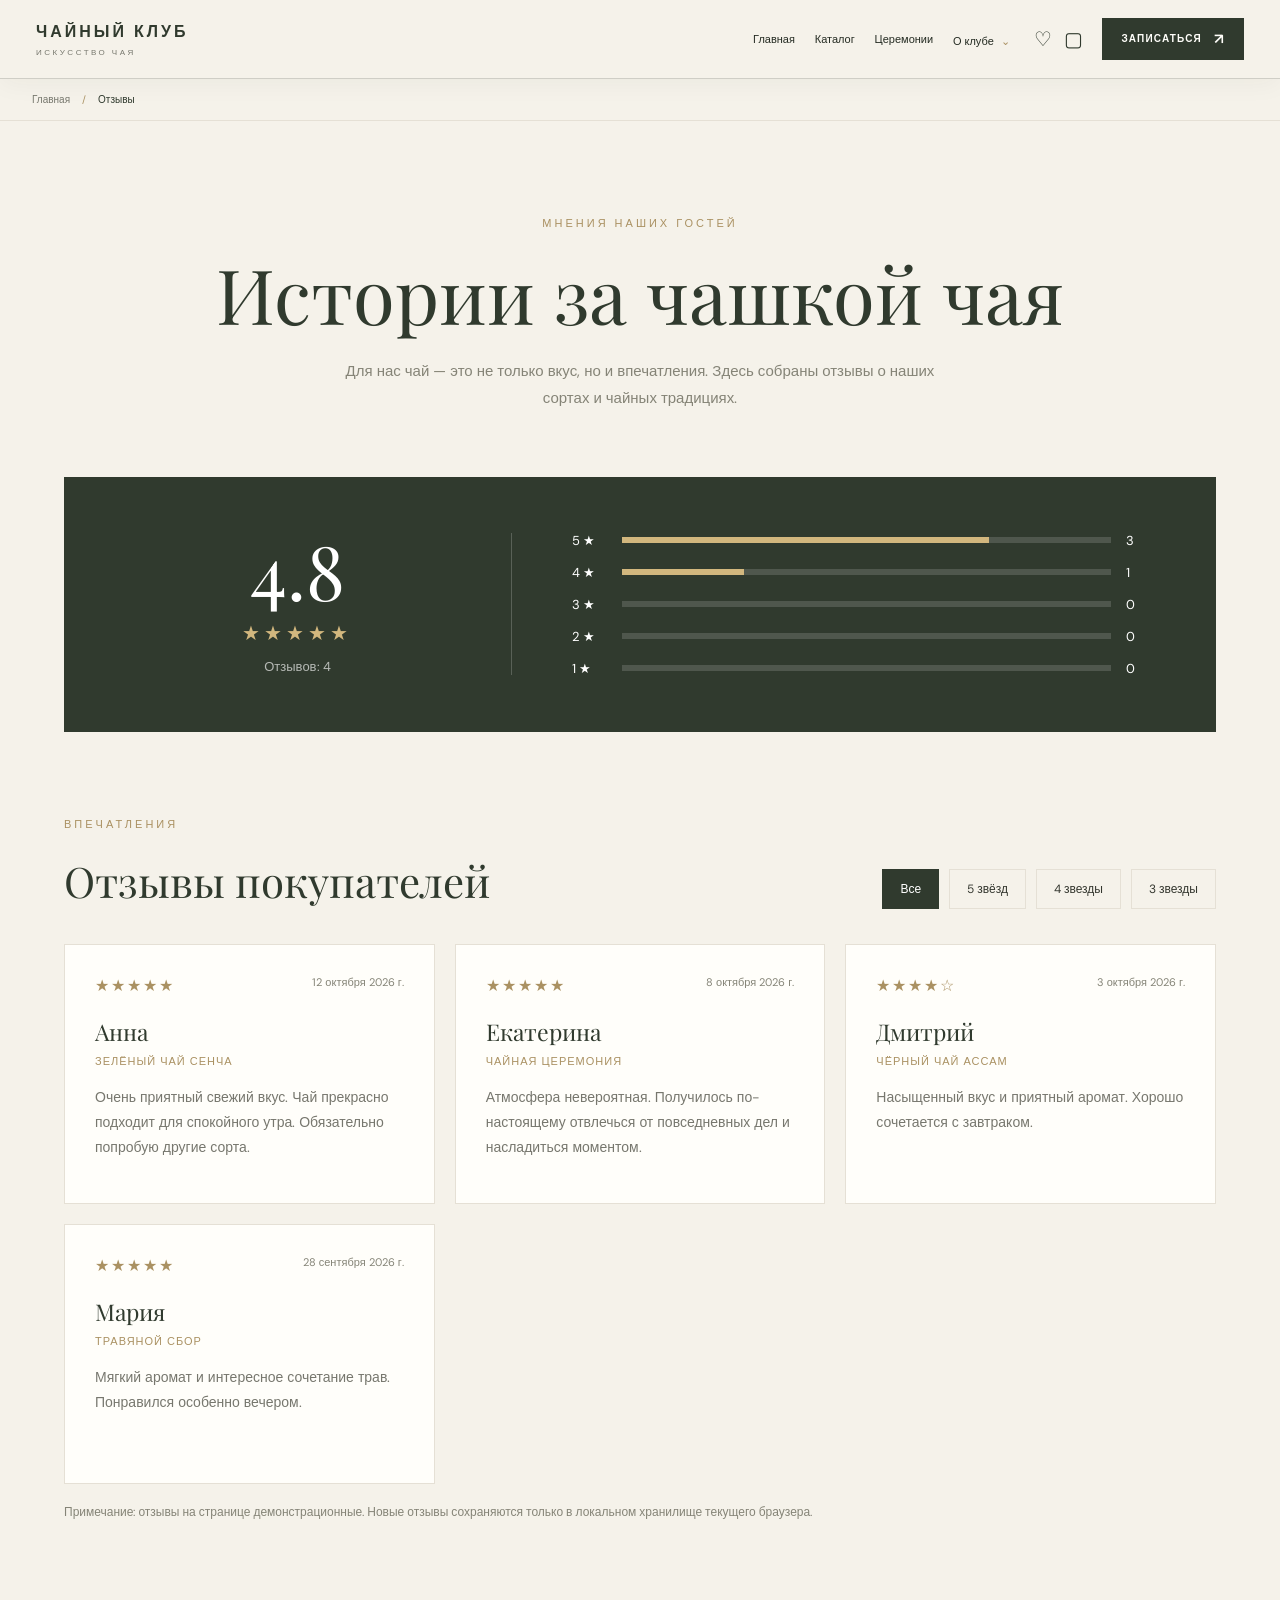
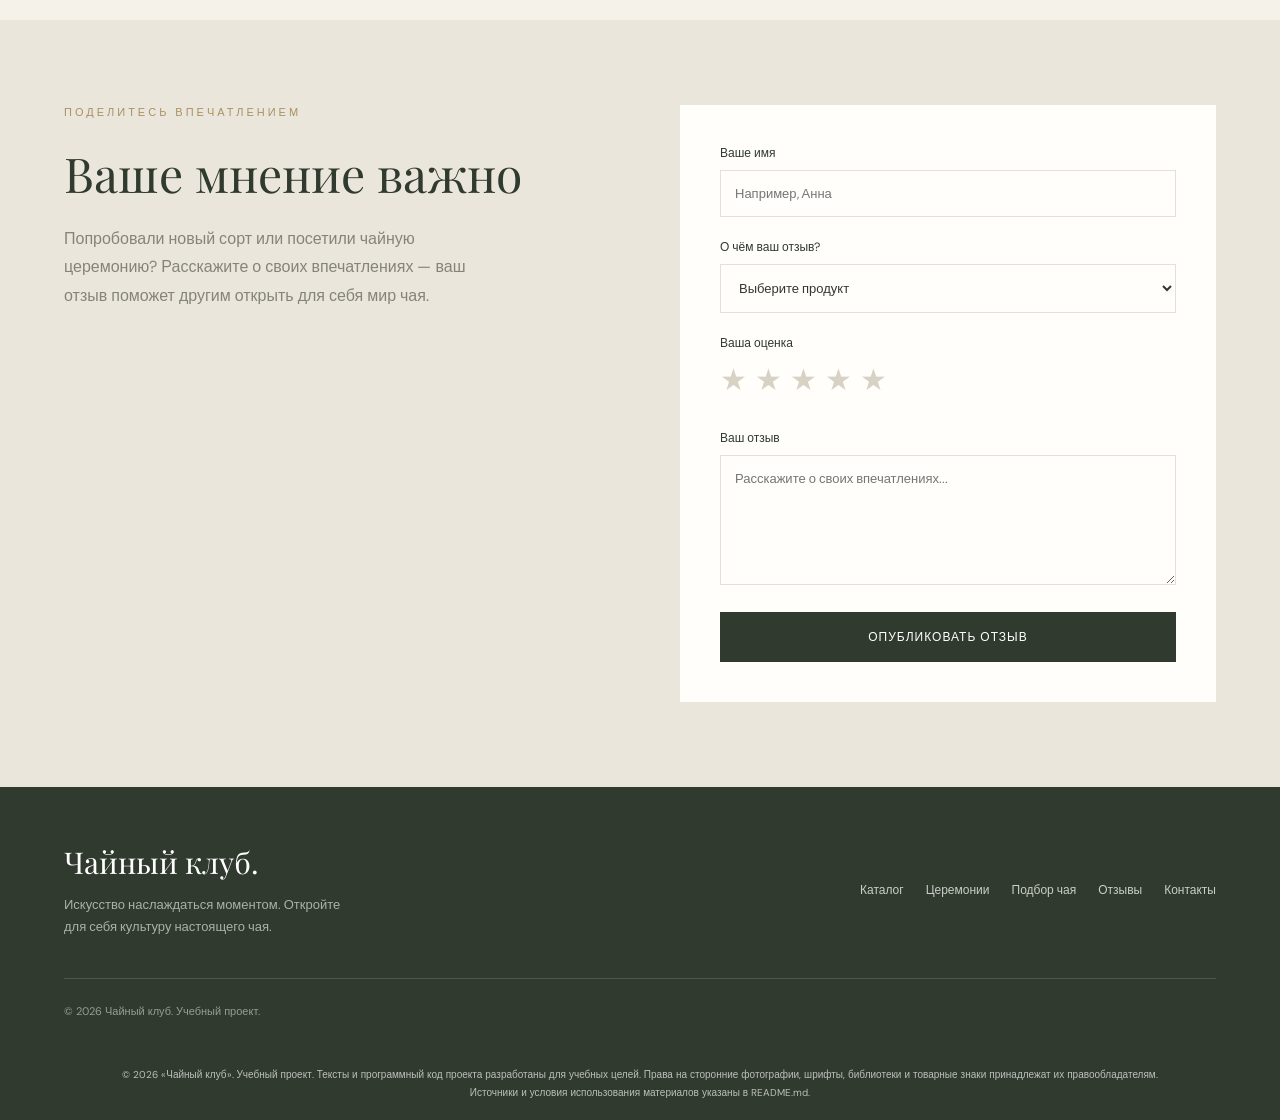
<file: reviews.html>
<!DOCTYPE html>
<html lang="ru">
<head>
  <meta charset="UTF-8">
  <meta name="viewport" content="width=device-width, initial-scale=1.0">
  <title>Отзывы — Чайный клуб</title>
  <meta name="description" content="Отзывы и впечатления о сортах чая и чайных церемониях.">

  <link rel="preconnect" href="https://fonts.googleapis.com">
  <link rel="preconnect" href="https://fonts.gstatic.com" crossorigin>
  <link href="https://fonts.googleapis.com/css2?family=DM+Sans:wght@400;500;600;700&family=Playfair+Display:wght@400;500;600&display=swap" rel="stylesheet">

  <style>
    :root {
      --cream: #f5f2ea;
      --dark: #303a2e;
      --gold: #aa9162;
      --text: #34372f;
      --muted: #858477;
      --white: #fffefa;
      --line: #e5e0d5;
    }

    * {
      box-sizing: border-box;
      margin: 0;
      padding: 0;
    }

    body {
      background: var(--cream);
      color: var(--text);
      font-family: 'DM Sans', sans-serif;
    }

    a {
      color: inherit;
      text-decoration: none;
    }

    .container {
      width: min(1320px, 90%);
      margin: auto;
    }

    header {
      background: var(--cream);
      border-bottom: 1px solid var(--line);
    }

    .navbar {
      min-height: 90px;
      display: flex;
      align-items: center;
      justify-content: space-between;
      gap: 30px;
    }

    .logo {
      font-family: 'Playfair Display', serif;
      font-size: 27px;
      color: var(--dark);
      white-space: nowrap;
    }

    .nav-links {
      display: flex;
      align-items: center;
      gap: 25px;
      font-size: 13px;
      color: var(--dark);
    }

    .nav-links a {
      transition: color .2s;
    }

    .nav-links a:hover,
    .nav-links a.active {
      color: var(--gold);
    }

    .menu-button {
      display: none;
      border: 1px solid var(--dark);
      background: transparent;
      padding: 10px 15px;
      color: var(--dark);
      cursor: pointer;
      font-family: inherit;
    }

    .hero {
      padding: 95px 0 65px;
      text-align: center;
    }

    .eyebrow {
      color: var(--gold);
      font-size: 11px;
      letter-spacing: 3px;
      text-transform: uppercase;
      margin-bottom: 22px;
    }

    h1, h2, h3 {
      font-family: 'Playfair Display', serif;
      font-weight: 400;
      color: var(--dark);
    }

    h1 {
      font-size: clamp(42px, 6vw, 76px);
      line-height: 1.1;
      margin-bottom: 22px;
    }

    .hero p {
      max-width: 590px;
      margin: auto;
      color: var(--muted);
      line-height: 1.8;
      font-size: 15px;
    }

    .rating-overview {
      display: grid;
      grid-template-columns: 1fr 1.5fr;
      gap: 60px;
      align-items: center;
      background: var(--dark);
      color: white;
      padding: 55px;
      margin-bottom: 85px;
    }

    .rating-main {
      text-align: center;
      border-right: 1px solid rgba(255,255,255,.2);
      padding-right: 35px;
    }

    .rating-number {
      font-family: 'Playfair Display', serif;
      font-size: 75px;
      line-height: 1;
      margin-bottom: 12px;
    }

    .stars {
      color: #d2b77e;
      letter-spacing: 4px;
      font-size: 20px;
      margin-bottom: 12px;
    }

    .rating-main p,
    .rating-bars p {
      color: rgba(255,255,255,.65);
      font-size: 13px;
    }

    .rating-bars {
      display: grid;
      gap: 15px;
    }

    .rating-row {
      display: grid;
      grid-template-columns: 35px 1fr 35px;
      align-items: center;
      gap: 15px;
      font-size: 13px;
    }

    .bar {
      height: 6px;
      background: rgba(255,255,255,.15);
      overflow: hidden;
    }

    .bar-fill {
      height: 100%;
      background: #d2b77e;
    }

    .reviews-section {
      padding-bottom: 100px;
    }

    .section-heading {
      display: flex;
      justify-content: space-between;
      align-items: end;
      gap: 25px;
      margin-bottom: 35px;
    }

    .section-heading h2 {
      font-size: 42px;
    }

    .filters {
      display: flex;
      flex-wrap: wrap;
      gap: 10px;
    }

    .filter-button {
      border: 1px solid var(--line);
      background: transparent;
      padding: 11px 17px;
      cursor: pointer;
      font-family: inherit;
      font-size: 12px;
      color: var(--text);
      transition: .2s;
    }

    .filter-button:hover,
    .filter-button.active {
      background: var(--dark);
      color: white;
      border-color: var(--dark);
    }

    .reviews-grid {
      display: grid;
      grid-template-columns: repeat(3, 1fr);
      gap: 20px;
    }

    .review-card {
      background: var(--white);
      padding: 30px;
      border: 1px solid var(--line);
      display: flex;
      flex-direction: column;
      min-height: 260px;
    }

    .review-top {
      display: flex;
      justify-content: space-between;
      gap: 10px;
      margin-bottom: 20px;
    }

    .review-stars {
      color: var(--gold);
      letter-spacing: 2px;
    }

    .review-date {
      color: var(--muted);
      font-size: 11px;
    }

    .review-card h3 {
      font-size: 23px;
      margin-bottom: 7px;
    }

    .review-product {
      color: var(--gold);
      font-size: 11px;
      text-transform: uppercase;
      letter-spacing: 1px;
      margin-bottom: 17px;
    }

    .review-text {
      color: #77776e;
      font-size: 14px;
      line-height: 1.8;
      flex: 1;
    }

    .demo-note {
      color: var(--muted);
      font-size: 12px;
      margin-top: 20px;
    }

    .empty-message {
      grid-column: 1 / -1;
      padding: 50px;
      text-align: center;
      color: var(--muted);
      background: var(--white);
    }

    .form-section {
      background: #eae6dc;
      padding: 85px 0;
    }

    .form-layout {
      display: grid;
      grid-template-columns: 1fr 1fr;
      gap: 80px;
      align-items: start;
    }

    .form-info h2 {
      font-size: 48px;
      margin-bottom: 20px;
    }

    .form-info p {
      color: var(--muted);
      line-height: 1.8;
      max-width: 420px;
    }

    .review-form {
      background: var(--white);
      padding: 40px;
    }

    .form-group {
      margin-bottom: 22px;
    }

    .form-group label {
      display: block;
      font-size: 12px;
      margin-bottom: 9px;
      color: var(--dark);
    }

    .form-group input,
    .form-group select,
    .form-group textarea {
      width: 100%;
      padding: 14px;
      border: 1px solid var(--line);
      background: transparent;
      font-family: inherit;
      font-size: 13px;
      color: var(--text);
      outline: none;
    }

    .form-group input:focus,
    .form-group select:focus,
    .form-group textarea:focus {
      border-color: var(--gold);
    }

    .form-group textarea {
      min-height: 130px;
      resize: vertical;
    }

    .rating-select {
      display: flex;
      gap: 8px;
      flex-direction: row-reverse;
      justify-content: flex-end;
    }

    .rating-select input {
      display: none;
    }

    .rating-select label {
      font-size: 30px;
      color: #d8d2c5;
      cursor: pointer;
      transition: .2s;
    }

    .rating-select label:hover,
    .rating-select label:hover ~ label,
    .rating-select input:checked ~ label {
      color: var(--gold);
    }

    .submit-button {
      width: 100%;
      padding: 17px;
      border: none;
      background: var(--dark);
      color: white;
      font-family: inherit;
      font-size: 12px;
      letter-spacing: 1px;
      text-transform: uppercase;
      cursor: pointer;
      transition: .2s;
    }

    .submit-button:hover {
      background: #465342;
    }

    .success-message {
      display: none;
      padding: 15px;
      margin-top: 18px;
      background: #edf1e9;
      color: #40543a;
      font-size: 13px;
      line-height: 1.6;
    }

    footer {
      background: var(--dark);
      color: white;
      padding: 55px 0 30px;
    }

    .footer-content {
      display: flex;
      justify-content: space-between;
      gap: 40px;
      padding-bottom: 40px;
    }

    .footer-logo {
      font-family: 'Playfair Display', serif;
      font-size: 30px;
      margin-bottom: 12px;
    }

    .footer-description {
      color: rgba(255,255,255,.6);
      font-size: 13px;
      max-width: 300px;
      line-height: 1.7;
    }

    .footer-links {
      display: flex;
      flex-wrap: wrap;
      gap: 22px;
      font-size: 12px;
      color: rgba(255,255,255,.75);
      align-items: center;
    }

    .copyright {
      border-top: 1px solid rgba(255,255,255,.15);
      padding-top: 25px;
      color: rgba(255,255,255,.5);
      font-size: 11px;
    }

    @media (max-width: 1000px) {
      .nav-links {
        gap: 13px;
        font-size: 11px;
      }

      .reviews-grid {
        grid-template-columns: repeat(2, 1fr);
      }
    }

    @media (max-width: 760px) {
      .navbar {
        flex-wrap: wrap;
        padding: 20px 0;
      }

      .menu-button {
        display: block;
      }

      .nav-links {
        display: none;
        width: 100%;
        flex-direction: column;
        align-items: flex-start;
        gap: 18px;
        padding: 20px 0;
      }

      .nav-links.open {
        display: flex;
      }

      .hero {
        padding: 65px 0 45px;
      }

      .rating-overview,
      .form-layout {
        grid-template-columns: 1fr;
        gap: 35px;
      }

      .rating-overview {
        padding: 35px 25px;
      }

      .rating-main {
        border-right: none;
        border-bottom: 1px solid rgba(255,255,255,.2);
        padding: 0 0 30px;
      }

      .section-heading {
        align-items: flex-start;
        flex-direction: column;
      }

      .reviews-grid {
        grid-template-columns: 1fr;
      }

      .form-section {
        padding: 60px 0;
      }

      .review-form {
        padding: 25px;
      }

      .footer-content {
        flex-direction: column;
      }
    }
  </style>
    <link rel="stylesheet" href="css/site-components.css">
</head>

<body>
<div data-site-header></div>


<header>
</header>

<main>

  <section class="hero container">
    <div class="eyebrow">Мнения наших гостей</div>
    <h1>Истории за чашкой чая</h1>
    <p>
      Для нас чай — это не только вкус, но и впечатления.
      Здесь собраны отзывы о наших сортах и чайных традициях.
    </p>
  </section>

  <section class="container">
    <div class="rating-overview">
      <div class="rating-main">
        <div class="rating-number" id="averageRating">5.0</div>
        <div class="stars">★★★★★</div>
        <p id="reviewCount">Отзывов: 4</p>
      </div>

      <div class="rating-bars" id="ratingBars"></div>
    </div>
  </section>

  <section class="reviews-section container">
    <div class="section-heading">
      <div>
        <div class="eyebrow">Впечатления</div>
        <h2>Отзывы покупателей</h2>
      </div>

      <div class="filters">
        <button class="filter-button active" data-rating="all">Все</button>
        <button class="filter-button" data-rating="5">5 звёзд</button>
        <button class="filter-button" data-rating="4">4 звезды</button>
        <button class="filter-button" data-rating="3">3 звезды</button>
      </div>
    </div>

    <div class="reviews-grid" id="reviewsGrid"></div>

    <p class="demo-note">
      Примечание: отзывы на странице демонстрационные. Новые отзывы сохраняются
      только в локальном хранилище текущего браузера.
    </p>
  </section>

  <section class="form-section">
    <div class="container form-layout">

      <div class="form-info">
        <div class="eyebrow">Поделитесь впечатлением</div>
        <h2>Ваше мнение важно</h2>
        <p>
          Попробовали новый сорт или посетили чайную церемонию?
          Расскажите о своих впечатлениях — ваш отзыв поможет другим
          открыть для себя мир чая.
        </p>
      </div>

      <form class="review-form" id="reviewForm">

        <div class="form-group">
          <label for="reviewName">Ваше имя</label>
          <input type="text" id="reviewName" placeholder="Например, Анна" required maxlength="40">
        </div>

        <div class="form-group">
          <label for="reviewProduct">О чём ваш отзыв?</label>
          <select id="reviewProduct" required>
            <option value="">Выберите продукт</option>
            <option value="Зелёный чай Сенча">Зелёный чай Сенча</option>
            <option value="Чёрный чай Ассам">Чёрный чай Ассам</option>
            <option value="Травяной сбор">Травяной сбор</option>
            <option value="Чайная церемония">Чайная церемония</option>
            <option value="Чайный клуб">Чайный клуб</option>
          </select>
        </div>

        <div class="form-group">
          <label>Ваша оценка</label>

          <div class="rating-select">
            <input type="radio" id="star5" name="rating" value="5" required>
            <label for="star5">★</label>

            <input type="radio" id="star4" name="rating" value="4">
            <label for="star4">★</label>

            <input type="radio" id="star3" name="rating" value="3">
            <label for="star3">★</label>

            <input type="radio" id="star2" name="rating" value="2">
            <label for="star2">★</label>

            <input type="radio" id="star1" name="rating" value="1">
            <label for="star1">★</label>
          </div>
        </div>

        <div class="form-group">
          <label for="reviewText">Ваш отзыв</label>
          <textarea id="reviewText" placeholder="Расскажите о своих впечатлениях..." required minlength="10" maxlength="600"></textarea>
        </div>

        <button type="submit" class="submit-button">Опубликовать отзыв</button>

        <div class="success-message" id="successMessage">
          Спасибо! Ваш отзыв добавлен.
        </div>

      </form>
    </div>
  </section>

</main>

<footer>
  <div class="container">
    <div class="footer-content">
      <div>
        <div class="footer-logo">Чайный клуб.</div>
        <p class="footer-description">
          Искусство наслаждаться моментом.
          Откройте для себя культуру настоящего чая.
        </p>
      </div>

      <div class="footer-links">
        <a href="catalog.html">Каталог</a>
        <a href="ceremony.html">Церемонии</a>
        <a href="tea-guide.html">Подбор чая</a>
        <a href="reviews.html">Отзывы</a>
        <a href="contacts.html">Контакты</a>
      </div>
    </div>

    <div class="copyright">
      © 2026 Чайный клуб. Учебный проект.
    </div>
  </div>
</footer>

<script>

  const defaultReviews = [
    {
      name: "Анна",
      rating: 5,
      product: "Зелёный чай Сенча",
      text: "Очень приятный свежий вкус. Чай прекрасно подходит для спокойного утра. Обязательно попробую другие сорта.",
      date: "2026-10-12"
    },
    {
      name: "Екатерина",
      rating: 5,
      product: "Чайная церемония",
      text: "Атмосфера невероятная. Получилось по-настоящему отвлечься от повседневных дел и насладиться моментом.",
      date: "2026-10-08"
    },
    {
      name: "Дмитрий",
      rating: 4,
      product: "Чёрный чай Ассам",
      text: "Насыщенный вкус и приятный аромат. Хорошо сочетается с завтраком.",
      date: "2026-10-03"
    },
    {
      name: "Мария",
      rating: 5,
      product: "Травяной сбор",
      text: "Мягкий аромат и интересное сочетание трав. Понравился особенно вечером.",
      date: "2026-09-28"
    }
  ];

  let userReviews = JSON.parse(localStorage.getItem("teaReviews") || "[]");
  let currentFilter = "all";

  function getAllReviews() {
    return [...userReviews, ...defaultReviews];
  }

  function escapeHTML(value) {
    return String(value).replace(/[&<>"']/g, function(char) {
      return {
        "&": "&amp;",
        "<": "&lt;",
        ">": "&gt;",
        '"': "&quot;",
        "'": "&#039;"
      }[char];
    });
  }

  function formatDate(date) {
    return new Date(date).toLocaleDateString("ru-RU", {
      day: "numeric",
      month: "long",
      year: "numeric"
    });
  }

  function renderReviews() {
    const grid = document.getElementById("reviewsGrid");

    const reviews = getAllReviews()
      .filter(review => currentFilter === "all" || review.rating === Number(currentFilter))
      .sort((a, b) => new Date(b.date) - new Date(a.date));

    if (reviews.length === 0) {
      grid.innerHTML = '<div class="empty-message">Пока нет отзывов с такой оценкой.</div>';
      return;
    }

    grid.innerHTML = reviews.map(review => `
      <article class="review-card">
        <div class="review-top">
          <div class="review-stars">${"★".repeat(review.rating)}${"☆".repeat(5 - review.rating)}</div>
          <div class="review-date">${formatDate(review.date)}</div>
        </div>

        <h3>${escapeHTML(review.name)}</h3>
        <div class="review-product">${escapeHTML(review.product)}</div>
        <p class="review-text">${escapeHTML(review.text)}</p>
      </article>
    `).join("");
  }

  function renderRating() {
    const reviews = getAllReviews();
    const total = reviews.length;

    const average = reviews.reduce((sum, review) => sum + review.rating, 0) / total;

    document.getElementById("averageRating").textContent = average.toFixed(1);
    document.getElementById("reviewCount").textContent =
      "Отзывов: " + total;

    const bars = document.getElementById("ratingBars");

    bars.innerHTML = [5, 4, 3, 2, 1].map(rating => {
      const count = reviews.filter(review => review.rating === rating).length;
      const percentage = total ? count / total * 100 : 0;

      return `
        <div class="rating-row">
          <span>${rating} ★</span>
          <div class="bar">
            <div class="bar-fill" style="width: ${percentage}%"></div>
          </div>
          <span>${count}</span>
        </div>
      `;
    }).join("");
  }

  document.querySelectorAll(".filter-button").forEach(button => {
    button.addEventListener("click", function() {
      document.querySelectorAll(".filter-button").forEach(item => {
        item.classList.remove("active");
      });

      this.classList.add("active");
      currentFilter = this.dataset.rating;

      renderReviews();
    });
  });

  document.getElementById("reviewForm").addEventListener("submit", function(event) {
    event.preventDefault();

    const selectedRating = document.querySelector('input[name="rating"]:checked');

    if (!selectedRating) {
      alert("Пожалуйста, выберите оценку.");
      return;
    }

    const newReview = {
      name: document.getElementById("reviewName").value.trim(),
      product: document.getElementById("reviewProduct").value,
      rating: Number(selectedRating.value),
      text: document.getElementById("reviewText").value.trim(),
      date: new Date().toISOString()
    };

    userReviews.unshift(newReview);

    localStorage.setItem("teaReviews", JSON.stringify(userReviews));

    this.reset();

    currentFilter = "all";

    document.querySelectorAll(".filter-button").forEach(button => {
      button.classList.toggle("active", button.dataset.rating === "all");
    });

    renderReviews();
    renderRating();

    const successMessage = document.getElementById("successMessage");
    successMessage.style.display = "block";

    setTimeout(() => {
      successMessage.style.display = "none";
    }, 4000);
  });

  renderReviews();
  renderRating();
</script>

<div data-site-credits></div>
<script src="js/components.js"></script>
</body>
</html>
</file>
<file: css/site-components.css>
/* Общие компоненты сайта. Именование собственных классов — БЭМ. */
:root {
  --site-color-ink: #242b22;
  --site-color-dark: #303a2e;
  --site-color-cream: #f5f2ea;
  --site-color-paper: #ebe7dc;
  --site-color-muted: #77786e;
  --site-color-gold: #aa9162;
  --site-color-line: rgba(36, 43, 34, .18);
  --site-space-1: 8px;
  --site-space-2: 16px;
  --site-space-3: 24px;
  --site-radius: 2px;
}

.site-header {
  position: relative;
  z-index: 100;
  background: var(--site-color-cream);
  border-bottom: 1px solid var(--site-color-line);
}

.site-header__inner {
  width: min(1400px, calc(100% - 64px));
  min-height: 82px;
  margin: 0 auto;
  display: flex;
  align-items: center;
  justify-content: space-between;
  gap: var(--site-space-3);
}

.site-header__brand {
  flex: 0 0 auto;
  color: var(--site-color-dark);
  font: 700 16px/1.25 "DM Sans", Arial, sans-serif;
  letter-spacing: 3px;
  text-decoration: none;
}

.site-header__tagline {
  display: block;
  margin-top: 5px;
  color: var(--site-color-muted);
  font-size: 8px;
  font-weight: 500;
  letter-spacing: 2.5px;
}

.site-header__nav {
  display: flex;
  align-items: center;
  justify-content: flex-end;
  flex-wrap: wrap;
  gap: 8px 17px;
}

.site-header__link {
  color: var(--site-color-ink);
  font: 500 11px/1.5 "DM Sans", Arial, sans-serif;
  text-decoration: none;
  transition: color .2s ease;
}

.site-header__link:hover,
.site-header__link--active {
  color: var(--site-color-gold);
}

.site-header__link:focus-visible,
.site-header__menu-button:focus-visible {
  outline: 2px solid var(--site-color-gold);
  outline-offset: 4px;
}

.site-header__menu-button {
  display: none;
  padding: 10px 14px;
  border: 1px solid var(--site-color-dark);
  border-radius: var(--site-radius);
  background: transparent;
  color: var(--site-color-dark);
  font: 600 10px "DM Sans", Arial, sans-serif;
  letter-spacing: 1px;
  cursor: pointer;
}

.site-header__menu-button:disabled {
  opacity: .5;
  cursor: not-allowed;
}

.site-breadcrumb {
  width: min(1400px, calc(100% - 64px));
  margin: 0 auto;
  padding: 13px 0;
  color: var(--site-color-muted);
  font: 10px/1.5 "DM Sans", Arial, sans-serif;
}
.site-breadcrumb__link { color: var(--site-color-muted); text-decoration: none; }
.site-breadcrumb__link:hover { color: var(--site-color-gold); }
.site-breadcrumb__separator { margin: 0 9px; color: var(--site-color-gold); }
.site-breadcrumb__current { color: var(--site-color-dark); }

.site-credits {
  padding: 18px 24px;
  background: var(--site-color-dark);
  color: rgba(255,255,255,.68);
  text-align: center;
}

.site-credits__text {
  max-width: 1050px;
  margin: 0 auto;
  font: 10px/1.8 "DM Sans", Arial, sans-serif;
}

/* БЭМ-компоненты формы бронирования. */
.booking-page { background: var(--site-color-cream); color: var(--site-color-ink); }
.booking-page__hero { padding: 72px 24px 48px; text-align: center; }
.booking-page__eyebrow { color: var(--site-color-gold); font-size: 10px; letter-spacing: 3px; text-transform: uppercase; }
.booking-page__title { margin: 18px 0; color: var(--site-color-dark); font: 400 clamp(40px, 6vw, 68px)/1.1 "Playfair Display", Georgia, serif; }
.booking-page__intro { max-width: 620px; margin: 0 auto; color: var(--site-color-muted); font-size: 14px; line-height: 1.8; }
.booking-page__layout { width: min(1120px, calc(100% - 48px)); margin: 0 auto 90px; display: grid; grid-template-columns: .85fr 1.15fr; gap: 56px; align-items: start; }
.booking-page__info { padding: 34px 0; }
.booking-page__info-title { margin: 18px 0; color: var(--site-color-dark); font: 400 38px/1.2 "Playfair Display", Georgia, serif; }
.booking-page__info-text { color: var(--site-color-muted); font-size: 13px; line-height: 1.9; }
.booking-page__notice { margin-top: 28px; padding: 18px; border-left: 2px solid var(--site-color-gold); background: var(--site-color-paper); color: var(--site-color-muted); font-size: 11px; line-height: 1.8; }
.booking-form { padding: 38px; background: #fffefa; border: 1px solid var(--site-color-line); }
.booking-form__title { margin: 0 0 26px; color: var(--site-color-dark); font: 400 30px "Playfair Display", Georgia, serif; }
.booking-form__grid { display: grid; grid-template-columns: 1fr 1fr; gap: 18px; }
.booking-form__field { margin-bottom: 18px; }
.booking-form__field--wide { grid-column: 1 / -1; }
.booking-form__label { display: block; margin-bottom: 8px; color: var(--site-color-dark); font-size: 11px; font-weight: 600; }
.booking-form__control { width: 100%; min-height: 48px; padding: 12px 13px; border: 1px solid var(--site-color-line); border-radius: var(--site-radius); background: white; color: var(--site-color-ink); font: 13px "DM Sans", Arial, sans-serif; }
.booking-form__control:focus { border-color: var(--site-color-gold); outline: 0; box-shadow: 0 0 0 3px rgba(170,145,98,.15); }
.booking-form__control:focus-visible { outline: 2px solid var(--site-color-gold); outline-offset: 2px; }
.booking-form__control:disabled { background: #eee; color: #888; cursor: not-allowed; }
.booking-form__control[aria-invalid="true"] { border-color: #a33b32; }
.booking-form__consent { display: flex; align-items: flex-start; gap: 10px; margin: 4px 0 20px; color: var(--site-color-muted); font-size: 11px; line-height: 1.6; }
.booking-form__submit { width: 100%; min-height: 52px; border: 0; background: var(--site-color-dark); color: white; font: 600 10px "DM Sans", Arial, sans-serif; letter-spacing: 1.5px; text-transform: uppercase; cursor: pointer; transition: background .2s ease; }
.booking-form__submit:hover { background: var(--site-color-gold); }
.booking-form__submit:focus-visible { outline: 3px solid var(--site-color-gold); outline-offset: 3px; }
.booking-form__submit:disabled { opacity: .55; cursor: not-allowed; }
.booking-form__hint { margin: 14px 0 0; color: var(--site-color-muted); font-size: 10px; line-height: 1.7; }
.booking-dialog { width: min(440px, calc(100% - 32px)); padding: 38px; border: 1px solid var(--site-color-line); background: var(--site-color-cream); color: var(--site-color-ink); text-align: center; }
.booking-dialog::backdrop { background: rgba(20, 27, 21, .72); }
.booking-dialog__title { color: var(--site-color-dark); font: 400 30px "Playfair Display", Georgia, serif; }
.booking-dialog__text { color: var(--site-color-muted); font-size: 13px; line-height: 1.8; }
.booking-dialog__close { margin-top: 16px; padding: 13px 24px; border: 0; background: var(--site-color-dark); color: white; cursor: pointer; }

@media (max-width: 1100px) {
  .site-header__inner { width: min(100% - 40px, 1400px); flex-wrap: wrap; padding: 16px 0; }
  .site-header__nav { gap: 8px 12px; }
}
@media (max-width: 760px) {
  .site-header__inner { min-height: 72px; }
  .site-header__menu-button { display: block; }
  .site-header__nav { display: none; flex: 1 0 100%; flex-direction: column; align-items: flex-start; padding: 12px 0 8px; }
  .site-header__nav--open { display: flex; }
  .site-header__link { font-size: 13px; padding: 3px 0; }
  .booking-page__layout { grid-template-columns: 1fr; gap: 22px; }
  .booking-page__hero { padding-top: 52px; }
  .booking-form { padding: 25px 20px; }
}
@media (max-width: 480px) {
  .site-header__inner { width: calc(100% - 32px); }
  .site-breadcrumb { width: calc(100% - 32px); }
  .booking-form__grid { grid-template-columns: 1fr; gap: 0; }
  .booking-form__field--wide { grid-column: auto; }
}

/* Компактная навигация и заметная запись на церемонию. */
.site-header { position: sticky; top: 0; box-shadow: 0 5px 24px rgba(36,43,34,.045); }
.site-header__inner { width: min(1440px, calc(100% - 72px)); min-height: 78px; gap: 28px; }
.site-header__nav { flex-wrap: nowrap; gap: clamp(10px, 1.55vw, 23px); }
.site-header__link,
.site-header__dropdown-toggle { white-space: nowrap; font-size: 11px; }
.site-header__dropdown { position: relative; }
.site-header__dropdown-toggle { display: inline-flex; align-items: center; gap: 7px; color: var(--site-color-ink); font: 500 11px/1.5 "DM Sans", Arial, sans-serif; cursor: pointer; list-style: none; }
.site-header__dropdown-toggle::-webkit-details-marker { display: none; }
.site-header__dropdown-toggle span { color: var(--site-color-gold); transition: transform .2s ease; }
.site-header__dropdown[open] .site-header__dropdown-toggle span { transform: rotate(180deg); }
.site-header__dropdown-panel { position: absolute; top: calc(100% + 18px); left: -18px; z-index: 20; min-width: 190px; padding: 10px; background: #fffefa; border: 1px solid var(--site-color-line); box-shadow: 0 16px 35px rgba(28,35,27,.12); }
.site-header__dropdown-panel a { display: block; padding: 11px 12px; color: var(--site-color-ink); font: 11px/1.4 "DM Sans", Arial, sans-serif; text-decoration: none; transition: background .2s ease, color .2s ease; }
.site-header__dropdown-panel a:hover,
.site-header__dropdown-panel a[aria-current="page"] { background: var(--site-color-cream); color: #8b7047; }
.site-header__utility-links { display: flex; align-items: center; gap: 12px; padding-left: 4px; }
.site-header__utility-link { color: var(--site-color-dark); font: 20px/1 "DM Sans", Arial, sans-serif; text-decoration: none; transition: color .2s ease, transform .2s ease; }
.site-header__utility-link:hover { color: var(--site-color-gold); transform: translateY(-2px); }
.site-header__booking { display: inline-flex; align-items: center; justify-content: center; gap: 12px; min-height: 42px; padding: 0 18px; border: 1px solid var(--site-color-dark); background: var(--site-color-dark); color: #fffefa; font: 600 10px/1 "DM Sans", Arial, sans-serif; letter-spacing: 1.15px; text-decoration: none; text-transform: uppercase; white-space: nowrap; transition: background .22s ease, color .22s ease, transform .22s ease, box-shadow .22s ease; }
.site-header__booking span { font-size: 15px; transition: transform .22s ease; }
.site-header__booking:hover { background: var(--site-color-gold); border-color: var(--site-color-gold); color: white; transform: translateY(-2px); box-shadow: 0 7px 18px rgba(80,65,39,.18); }
.site-header__booking:hover span { transform: translate(2px,-2px); }
.site-header__booking:focus-visible,
.site-header__dropdown-toggle:focus-visible,
.site-header__utility-link:focus-visible { outline: 2px solid var(--site-color-gold); outline-offset: 4px; }
.site-header__menu-lines { display: grid; gap: 4px; }
.site-header__menu-lines i { display: block; width: 17px; height: 1px; background: currentColor; }
.site-header__menu-button { align-items: center; gap: 9px; }

/* Первый экран с авторской SVG-сценой наливающегося чая. */
.tea-hero { position: relative; isolation: isolate; overflow: hidden; min-height: 640px; display: grid; align-items: center; background: #263126; color: #fffdf7; }
.tea-hero__backdrop { position: absolute; inset: 0; z-index: -2; width: 100%; height: 100%; object-fit: cover; object-position: center 54%; opacity: .42; }
.tea-hero::after { content: ""; position: absolute; inset: 0; z-index: -1; background: linear-gradient(90deg, rgba(24,32,24,.96) 0%, rgba(28,37,27,.88) 46%, rgba(28,37,27,.45) 100%); }
.tea-hero__inner { width: min(1320px, calc(100% - 80px)); margin: 0 auto; padding: 82px 0 76px; display: grid; grid-template-columns: 1.02fr .98fr; align-items: center; gap: 38px; }
.tea-hero__copy { position: relative; z-index: 2; max-width: 620px; }
.tea-hero__eyebrow { color: #d9c59a; font: 600 10px/1.5 "DM Sans", Arial, sans-serif; letter-spacing: 3px; text-transform: uppercase; }
.tea-hero__title { margin: 23px 0 22px; color: #fffdf7; font: 400 clamp(46px, 6vw, 82px)/1.04 "Playfair Display", Georgia, serif; letter-spacing: -1.8px; }
.tea-hero__title em { color: #d7c49b; font-weight: 400; }
.tea-hero__description { max-width: 440px; color: rgba(255,253,247,.76); font: 14px/1.9 "DM Sans", Arial, sans-serif; }
.tea-hero__actions { display: flex; flex-wrap: wrap; align-items: center; gap: 13px; margin-top: 32px; }
.tea-hero__primary { display: inline-flex; align-items: center; justify-content: center; min-height: 49px; padding: 0 22px; background: #e9e1d0; color: #263126; font: 600 10px "DM Sans", Arial, sans-serif; letter-spacing: 1px; text-decoration: none; text-transform: uppercase; transition: .2s ease; }
.tea-hero__primary:hover { background: white; color: #263126; transform: translateY(-2px); }
.tea-hero__secondary { color: rgba(255,253,247,.85); font: 500 11px "DM Sans", Arial, sans-serif; text-decoration: underline; text-decoration-color: rgba(255,253,247,.4); text-underline-offset: 5px; }
.tea-pour-scene { position: relative; width: min(100%, 510px); justify-self: end; aspect-ratio: 1 / .91; display: grid; place-items: center; }
.tea-pour-scene__halo { position: absolute; width: 78%; aspect-ratio: 1; border: 1px solid rgba(224,207,166,.24); border-radius: 50%; box-shadow: 0 0 0 24px rgba(224,207,166,.025), 0 0 0 58px rgba(224,207,166,.02); }
.tea-pour-scene__svg { position: relative; z-index: 1; width: 100%; height: 100%; overflow: visible; filter: drop-shadow(0 22px 25px rgba(0,0,0,.18)); }
.tea-pour-scene__stream { fill: none; stroke: #d8a45c; stroke-width: 7; stroke-linecap: round; stroke-dasharray: 170; stroke-dashoffset: 170; opacity: 0; }
.tea-pour-scene__liquid { transform: scaleY(.05); transform-origin: 50% 100%; transition: transform 1.9s cubic-bezier(.2,.7,.2,1); }
.tea-pour-scene__steam { fill: none; stroke: rgba(255,246,222,.72); stroke-width: 3; stroke-linecap: round; opacity: 0; }
.tea-pour-scene__caption { position: absolute; right: 0; bottom: 4%; color: rgba(255,253,247,.62); font: 9px "DM Sans", Arial, sans-serif; letter-spacing: 2px; text-transform: uppercase; }
.tea-pour-scene--pouring .tea-pour-scene__stream { opacity: 1; animation: tea-stream 1.7s ease-in forwards; }
.tea-pour-scene--pouring .tea-pour-scene__liquid,
.tea-pour-scene--ready .tea-pour-scene__liquid { transform: scaleY(1); }
.tea-pour-scene--pouring .tea-pour-scene__steam,
.tea-pour-scene--ready .tea-pour-scene__steam { opacity: .85; animation: tea-steam 2.8s ease-in-out infinite; }
.tea-pour-scene--ready .tea-pour-scene__stream { opacity: 0; }
@keyframes tea-stream { 0% { stroke-dashoffset: 170; opacity: 0; } 12% { opacity: 1; } 78% { stroke-dashoffset: 0; opacity: 1; } 100% { stroke-dashoffset: 0; opacity: 0; } }
@keyframes tea-steam { 0%,100% { transform: translateY(4px); opacity: .25; } 50% { transform: translateY(-8px); opacity: .85; } }
.tea-hero__pour-button { position: absolute; z-index: 3; left: 50%; bottom: 8%; transform: translateX(-50%); min-height: 43px; padding: 0 18px; border: 1px solid rgba(239,225,194,.55); background: rgba(31,43,32,.72); color: #f7efdf; font: 600 9px "DM Sans", Arial, sans-serif; letter-spacing: 1.2px; text-transform: uppercase; cursor: pointer; backdrop-filter: blur(8px); transition: background .2s ease, border-color .2s ease; }
.tea-hero__pour-button:hover { background: #aa9162; border-color: #aa9162; }
.tea-hero__pour-button:disabled { opacity: .7; cursor: wait; }
.tea-hero__pour-status { min-height: 17px; margin: 10px 0 0; color: rgba(255,253,247,.66); font: 10px/1.5 "DM Sans", Arial, sans-serif; text-align: center; }

/* Мини-ритуал: интерактивный таймер заваривания. */
.tea-timer-section { padding: 88px 24px; background: #e9e5da; }
.tea-timer { width: min(1050px, 100%); margin: 0 auto; display: grid; grid-template-columns: .95fr 1.05fr; overflow: hidden; background: #f8f6ef; border: 1px solid rgba(36,43,34,.12); box-shadow: 0 18px 50px rgba(36,43,34,.07); }
.tea-timer__intro { padding: clamp(28px, 5vw, 56px); background: #303a2e; color: #f7f3e9; }
.tea-timer__eyebrow { color: #c9b58b; font: 600 9px "DM Sans", Arial, sans-serif; letter-spacing: 2.5px; text-transform: uppercase; }
.tea-timer__title { margin: 18px 0; color: #fffaf0; font: 400 clamp(30px, 4vw, 43px)/1.15 "Playfair Display", Georgia, serif; }
.tea-timer__description { max-width: 350px; color: rgba(255,250,240,.7); font: 12px/1.9 "DM Sans", Arial, sans-serif; }
.tea-timer__controls { padding: clamp(28px, 5vw, 56px); display: flex; flex-direction: column; justify-content: center; }
.tea-timer__label { display: block; margin-bottom: 9px; color: #55594f; font: 600 10px "DM Sans", Arial, sans-serif; letter-spacing: .6px; }
.tea-timer__select { width: 100%; min-height: 46px; padding: 0 13px; border: 1px solid rgba(36,43,34,.2); background: transparent; color: #303a2e; font: 12px "DM Sans", Arial, sans-serif; }
.tea-timer__meta { display: flex; align-items: center; justify-content: space-between; gap: 15px; margin: 20px 0 10px; color: #77786e; font: 10px "DM Sans", Arial, sans-serif; }
.tea-timer__temperature { color: #8b7047; font-weight: 700; }
.tea-timer__display { margin: 2px 0 17px; color: #303a2e; font: 400 clamp(54px, 8vw, 76px)/1 "Playfair Display", Georgia, serif; font-variant-numeric: tabular-nums; letter-spacing: 2px; }
.tea-timer__buttons { display: flex; flex-wrap: wrap; gap: 10px; }
.tea-timer__start,
.tea-timer__reset { min-height: 45px; padding: 0 17px; border: 1px solid #303a2e; font: 600 9px "DM Sans", Arial, sans-serif; letter-spacing: .8px; text-transform: uppercase; cursor: pointer; transition: .2s ease; }
.tea-timer__start { background: #303a2e; color: #fffaf0; }
.tea-timer__start:hover { background: #aa9162; border-color: #aa9162; }
.tea-timer__reset { background: transparent; color: #303a2e; }
.tea-timer__reset:hover { background: #ebe7dc; }
.tea-timer__start:disabled { opacity: .55; cursor: default; }
.tea-timer__message { min-height: 32px; margin: 15px 0 0; color: #77786e; font: 10px/1.7 "DM Sans", Arial, sans-serif; }

@media (max-width: 1100px) {
  .site-header__inner { width: calc(100% - 40px); gap: 18px; }
  .site-header__nav { gap: 12px; }
  .site-header__link, .site-header__dropdown-toggle { font-size: 10px; }
  .site-header__booking { padding: 0 13px; }
}
@media (max-width: 760px) {
  .site-header { position: relative; }
  .site-header__inner { min-height: 72px; flex-wrap: wrap; padding: 13px 0; }
  .site-header__menu-button { display: inline-flex; }
  .site-header__nav { display: none; flex: 1 0 100%; flex-direction: column; align-items: stretch; gap: 0; padding: 12px 0 6px; }
  .site-header__nav--open { display: flex; }
  .site-header__link { display: block; padding: 11px 0; font-size: 12px; border-top: 1px solid rgba(36,43,34,.08); }
  .site-header__dropdown { border-top: 1px solid rgba(36,43,34,.08); }
  .site-header__dropdown-toggle { display: flex; justify-content: space-between; padding: 12px 0; font-size: 12px; }
  .site-header__dropdown-panel { position: static; padding: 0 0 8px 12px; border: 0; box-shadow: none; background: transparent; }
  .site-header__dropdown-panel a { padding: 9px 10px; font-size: 11px; }
  .site-header__utility-links { padding: 12px 0; border-top: 1px solid rgba(36,43,34,.08); }
  .site-header__booking { align-self: flex-start; margin-top: 5px; min-height: 45px; padding: 0 20px; }
  .tea-hero { min-height: auto; }
  .tea-hero__inner { width: calc(100% - 40px); grid-template-columns: 1fr; gap: 12px; padding: 68px 0 58px; }
  .tea-hero__title { max-width: 600px; }
  .tea-pour-scene { width: min(100%, 420px); justify-self: center; margin-top: -8px; }
  .tea-hero__pour-button { bottom: 5%; }
  .tea-timer-section { padding: 60px 20px; }
  .tea-timer { grid-template-columns: 1fr; }
}
@media (max-width: 480px) {
  .site-header__inner { width: calc(100% - 32px); }
  .site-header__brand { font-size: 14px; letter-spacing: 2px; }
  .tea-hero__inner { width: calc(100% - 36px); padding: 54px 0 44px; }
  .tea-hero__title { font-size: clamp(42px, 12vw, 56px); }
  .tea-pour-scene { width: 112%; margin-left: -6%; }
  .tea-hero__pour-button { bottom: 4%; }
  .tea-timer__buttons > button { flex: 1 1 auto; }
}
@media (prefers-reduced-motion: reduce) {
  .tea-pour-scene--pouring .tea-pour-scene__stream,
  .tea-pour-scene--pouring .tea-pour-scene__steam,
  .tea-pour-scene--ready .tea-pour-scene__steam { animation: none; }
  *, *::before, *::after { scroll-behavior: auto !important; transition-duration: .01ms !important; }
}
</file>
<file: css/custom.css>
/* Основные настройки */
:root {
    --tea-green: #355744;
    --tea-dark: #243c30;
    --tea-cream: #f8f6ef;
    --tea-beige: #eee8da;
    --tea-text: #41483f;
    --tea-muted: #777c72;
    --tea-white: #ffffff;
}

body {
    margin: 0;
    background-color: var(--tea-white);
    color: var(--tea-text);
    font-family: Arial, sans-serif;
    line-height: 1.7;
}

h1, h2, h3, p {
    margin-top: 0;
}

h1, h2, h3 {
    color: var(--tea-dark);
    font-weight: 600;
}

h1 {
    font-size: clamp(2.3rem, 5vw, 4.2rem);
    line-height: 1.15;
    margin-bottom: 24px;
}

h2 {
    font-size: clamp(1.8rem, 3vw, 2.6rem);
    margin-bottom: 18px;
}

h3 {
    font-size: 1.3rem;
    margin-bottom: 12px;
}

a {
    text-decoration: none;
}

/* Шапка и навигация */
.site-header {
    background-color: var(--tea-white);
    border-bottom: 1px solid #ece9df;
}

.navbar {
    padding-top: 18px;
    padding-bottom: 18px;
}

.navbar-brand,
.footer-brand {
    color: var(--tea-green);
    font-size: 1.2rem;
    font-weight: 700;
    letter-spacing: 2px;
}

.navbar-brand:hover,
.footer-brand:hover {
    color: var(--tea-dark);
}

.navbar .nav-link {
    color: var(--tea-text);
    margin-left: 12px;
    font-size: 0.95rem;
    transition: color 0.2s ease;
}

.navbar .nav-link:hover,
.navbar .nav-link.active {
    color: var(--tea-green);
}

/* Главный экран */
.hero-section {
    background-color: var(--tea-cream);
    padding: 76px 0;
}

.hero-label,
.section-label {
    color: var(--tea-green);
    font-size: 0.78rem;
    font-weight: 700;
    letter-spacing: 2px;
    margin-bottom: 16px;
}

.hero-description {
    max-width: 520px;
    color: var(--tea-muted);
    font-size: 1.08rem;
    margin-bottom: 28px;
}

.hero-image {
    width: 100%;
    height: 440px;
    object-fit: cover;
    border-radius: 8px;
}

/* Кнопки */
.btn-tea {
    background-color: var(--tea-green);
    color: var(--tea-white);
    border: 1px solid var(--tea-green);
    border-radius: 4px;
    padding: 12px 24px;
    transition: background-color 0.2s ease;
}

.btn-tea:hover {
    background-color: var(--tea-dark);
    border-color: var(--tea-dark);
    color: var(--tea-white);
}

.btn-outline-tea {
    color: var(--tea-green);
    border: 1px solid var(--tea-green);
    border-radius: 4px;
    padding: 11px 24px;
}

.btn-outline-tea:hover {
    background-color: var(--tea-green);
    color: var(--tea-white);
}

/* Общие отступы и заголовки секций */
.section-padding {
    padding: 80px 0;
}

.section-heading {
    margin-bottom: 28px;
}

.section-heading.text-center {
    max-width: 700px;
    margin-left: auto;
    margin-right: auto;
}

/* Преимущества клуба */
.advantages-section {
    background-color: var(--tea-white);
}

.advantage-card {
    background-color: var(--tea-cream);
    border: 1px solid #eeece4;
    border-radius: 8px;
    padding: 30px 24px;
    transition: transform 0.2s ease, box-shadow 0.2s ease;
}

.advantage-card:hover {
    transform: translateY(-4px);
    box-shadow: 0 10px 28px rgba(36, 60, 48, 0.08);
}

.advantage-icon {
    font-size: 2rem;
    margin-bottom: 18px;
}

.advantage-card p {
    color: var(--tea-muted);
    margin-bottom: 0;
}

/* Карточки чая */
.tea-section {
    background-color: var(--tea-cream);
}

.tea-card {
    overflow: hidden;
    background-color: var(--tea-white);
    border: 1px solid #eeece4;
    border-radius: 8px;
    transition: transform 0.2s ease, box-shadow 0.2s ease;
}

.tea-card:hover {
    transform: translateY(-4px);
    box-shadow: 0 12px 28px rgba(36, 60, 48, 0.1);
}

.tea-card .card-img-top {
    display: block;
    width: 100%;
    height: 240px;
    object-fit: cover;
}

.tea-card-body {
    padding: 24px;
}

.tea-card-body p {
    color: var(--tea-muted);
}

.text-link {
    color: var(--tea-green);
    font-weight: 600;
}

.text-link:hover {
    color: var(--tea-dark);
}

/* Приглашение на мероприятие */
.invitation-section {
    padding: 64px 0;
    background-color: var(--tea-green);
    color: var(--tea-white);
}

.invitation-section h2 {
    color: var(--tea-white);
}

.invitation-section p {
    margin-bottom: 12px;
}

.invitation-section .section-label {
    color: #d8e4d7;
}

.invitation-section .btn-light {
    color: var(--tea-dark);
    border-radius: 4px;
    padding: 12px 22px;
}

.invitation-section .btn-light:hover {
    background-color: var(--tea-beige);
}

/* Подвал сайта */
.site-footer {
    background-color: var(--tea-dark);
    color: var(--tea-white);
    padding: 36px 0;
}

.footer-brand {
    color: var(--tea-white);
}

.footer-brand:hover {
    color: #d8e4d7;
}

.footer-text {
    color: #d8ded6;
    margin-bottom: 0;
    font-size: 0.9rem;
}

/* Адаптация под небольшие экраны */
@media (max-width: 767.98px) {
    .hero-section {
        padding: 44px 0;
    }

    .hero-image {
        height: 300px;
    }

    .section-padding {
        padding: 54px 0;
    }

    .navbar .nav-link {
        margin-left: 0;
        padding: 10px 0;
    }

    .invitation-section {
        padding: 48px 0;
    }

    .tea-card .card-img-top {
        height: 220px;
    }
}
</file>
